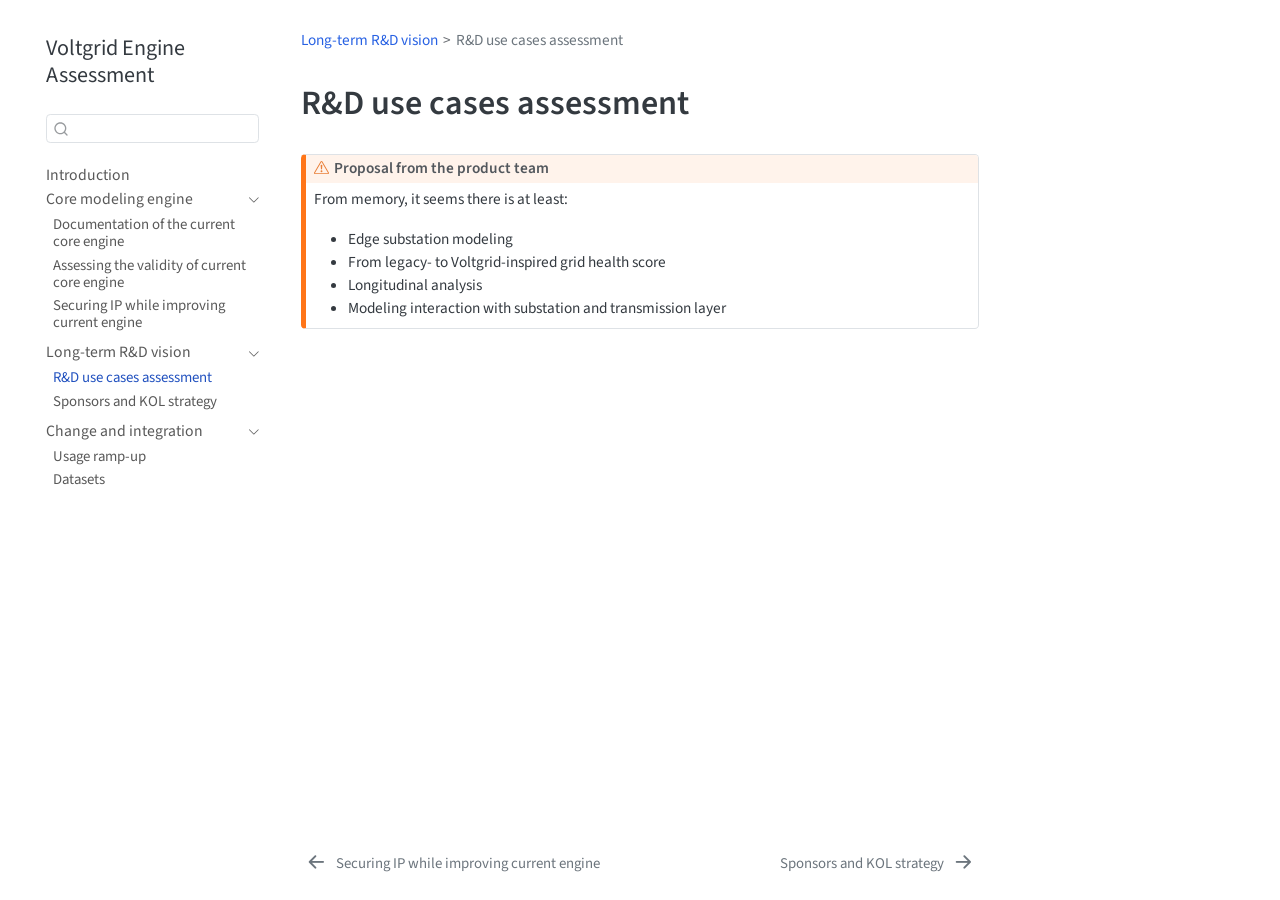
<file: bio/features/index.html>
<!DOCTYPE html>
<html xmlns="http://www.w3.org/1999/xhtml" lang="en" xml:lang="en"><head>

<meta charset="utf-8">
<meta name="generator" content="quarto-1.8.26">

<meta name="viewport" content="width=device-width, initial-scale=1.0, user-scalable=yes">


<title>R&amp;D use cases assessment – Voltgrid Engine Assessment</title>
<style>
code{white-space: pre-wrap;}
span.smallcaps{font-variant: small-caps;}
div.columns{display: flex; gap: min(4vw, 1.5em);}
div.column{flex: auto; overflow-x: auto;}
div.hanging-indent{margin-left: 1.5em; text-indent: -1.5em;}
ul.task-list{list-style: none;}
ul.task-list li input[type="checkbox"] {
  width: 0.8em;
  margin: 0 0.8em 0.2em -1em; /* quarto-specific, see https://github.com/quarto-dev/quarto-cli/issues/4556 */ 
  vertical-align: middle;
}
</style>


<script src="../../site_libs/quarto-nav/quarto-nav.js"></script>
<script src="../../site_libs/quarto-nav/headroom.min.js"></script>
<script src="../../site_libs/clipboard/clipboard.min.js"></script>
<script src="../../site_libs/quarto-search/autocomplete.umd.js"></script>
<script src="../../site_libs/quarto-search/fuse.min.js"></script>
<script src="../../site_libs/quarto-search/quarto-search.js"></script>
<meta name="quarto:offset" content="../../">
<link href="../../bio/sponsors/index.html" rel="next">
<link href="../../core_engine/roadmap/index.html" rel="prev">
<script src="../../site_libs/quarto-html/quarto.js" type="module"></script>
<script src="../../site_libs/quarto-html/tabsets/tabsets.js" type="module"></script>
<script src="../../site_libs/quarto-html/axe/axe-check.js" type="module"></script>
<script src="../../site_libs/quarto-html/popper.min.js"></script>
<script src="../../site_libs/quarto-html/tippy.umd.min.js"></script>
<script src="../../site_libs/quarto-html/anchor.min.js"></script>
<link href="../../site_libs/quarto-html/tippy.css" rel="stylesheet">
<link href="../../site_libs/quarto-html/quarto-syntax-highlighting-597958c53c93a607afca12fd375c57ed.css" rel="stylesheet" id="quarto-text-highlighting-styles">
<script src="../../site_libs/bootstrap/bootstrap.min.js"></script>
<link href="../../site_libs/bootstrap/bootstrap-icons.css" rel="stylesheet">
<link href="../../site_libs/bootstrap/bootstrap-e3d2e515f71c3f35c3a61dec473a3f94.min.css" rel="stylesheet" append-hash="true" id="quarto-bootstrap" data-mode="light">
<script id="quarto-search-options" type="application/json">{
  "location": "sidebar",
  "copy-button": false,
  "collapse-after": 3,
  "panel-placement": "start",
  "type": "textbox",
  "limit": 50,
  "keyboard-shortcut": [
    "f",
    "/",
    "s"
  ],
  "show-item-context": false,
  "language": {
    "search-no-results-text": "No results",
    "search-matching-documents-text": "matching documents",
    "search-copy-link-title": "Copy link to search",
    "search-hide-matches-text": "Hide additional matches",
    "search-more-match-text": "more match in this document",
    "search-more-matches-text": "more matches in this document",
    "search-clear-button-title": "Clear",
    "search-text-placeholder": "",
    "search-detached-cancel-button-title": "Cancel",
    "search-submit-button-title": "Submit",
    "search-label": "Search"
  }
}</script>


<link rel="stylesheet" href="../../custom.css">
</head>

<body class="nav-sidebar floating quarto-light">

<div id="quarto-search-results"></div>
  <header id="quarto-header" class="headroom fixed-top">
  <nav class="quarto-secondary-nav">
    <div class="container-fluid d-flex">
      <button type="button" class="quarto-btn-toggle btn" data-bs-toggle="collapse" role="button" data-bs-target=".quarto-sidebar-collapse-item" aria-controls="quarto-sidebar" aria-expanded="false" aria-label="Toggle sidebar navigation" onclick="if (window.quartoToggleHeadroom) { window.quartoToggleHeadroom(); }">
        <i class="bi bi-layout-text-sidebar-reverse"></i>
      </button>
        <nav class="quarto-page-breadcrumbs" aria-label="breadcrumb"><ol class="breadcrumb"><li class="breadcrumb-item"><a href="../../bio/features/index.html">Long-term R&amp;D vision</a></li><li class="breadcrumb-item"><a href="../../bio/features/index.html"><span class="chapter-title">R&amp;D use cases assessment</span></a></li></ol></nav>
        <a class="flex-grow-1" role="navigation" data-bs-toggle="collapse" data-bs-target=".quarto-sidebar-collapse-item" aria-controls="quarto-sidebar" aria-expanded="false" aria-label="Toggle sidebar navigation" onclick="if (window.quartoToggleHeadroom) { window.quartoToggleHeadroom(); }">      
        </a>
      <button type="button" class="btn quarto-search-button" aria-label="Search" onclick="window.quartoOpenSearch();">
        <i class="bi bi-search"></i>
      </button>
    </div>
  </nav>
</header>
<!-- content -->
<div id="quarto-content" class="quarto-container page-columns page-rows-contents page-layout-article">
<!-- sidebar -->
  <nav id="quarto-sidebar" class="sidebar collapse collapse-horizontal quarto-sidebar-collapse-item sidebar-navigation floating overflow-auto">
    <div class="pt-lg-2 mt-2 text-left sidebar-header">
    <div class="sidebar-title mb-0 py-0">
      <a href="../../">Voltgrid Engine Assessment</a> 
    </div>
      </div>
        <div class="mt-2 flex-shrink-0 align-items-center">
        <div class="sidebar-search">
        <div id="quarto-search" class="" title="Search"></div>
        </div>
        </div>
    <div class="sidebar-menu-container"> 
    <ul class="list-unstyled mt-1">
        <li class="sidebar-item">
  <div class="sidebar-item-container"> 
  <a href="../../index.html" class="sidebar-item-text sidebar-link">
 <span class="menu-text">Introduction</span></a>
  </div>
</li>
        <li class="sidebar-item sidebar-item-section">
      <div class="sidebar-item-container"> 
            <a class="sidebar-item-text sidebar-link text-start" data-bs-toggle="collapse" data-bs-target="#quarto-sidebar-section-1" role="navigation" aria-expanded="true">
 <span class="menu-text">Core modeling engine</span></a>
          <a class="sidebar-item-toggle text-start" data-bs-toggle="collapse" data-bs-target="#quarto-sidebar-section-1" role="navigation" aria-expanded="true" aria-label="Toggle section">
            <i class="bi bi-chevron-right ms-2"></i>
          </a> 
      </div>
      <ul id="quarto-sidebar-section-1" class="collapse list-unstyled sidebar-section depth1 show">  
          <li class="sidebar-item">
  <div class="sidebar-item-container"> 
  <a href="../../core_engine/documentation/index.html" class="sidebar-item-text sidebar-link"><span class="chapter-title">Documentation of the current core engine</span></a>
  </div>
</li>
          <li class="sidebar-item">
  <div class="sidebar-item-container"> 
  <a href="../../core_engine/validation/index.html" class="sidebar-item-text sidebar-link"><span class="chapter-title">Assessing the validity of current core engine</span></a>
  </div>
</li>
          <li class="sidebar-item">
  <div class="sidebar-item-container"> 
  <a href="../../core_engine/roadmap/index.html" class="sidebar-item-text sidebar-link"><span class="chapter-title">Securing IP while improving current engine</span></a>
  </div>
</li>
      </ul>
  </li>
        <li class="sidebar-item sidebar-item-section">
      <div class="sidebar-item-container"> 
            <a class="sidebar-item-text sidebar-link text-start" data-bs-toggle="collapse" data-bs-target="#quarto-sidebar-section-2" role="navigation" aria-expanded="true">
 <span class="menu-text">Long-term R&amp;D vision</span></a>
          <a class="sidebar-item-toggle text-start" data-bs-toggle="collapse" data-bs-target="#quarto-sidebar-section-2" role="navigation" aria-expanded="true" aria-label="Toggle section">
            <i class="bi bi-chevron-right ms-2"></i>
          </a> 
      </div>
      <ul id="quarto-sidebar-section-2" class="collapse list-unstyled sidebar-section depth1 show">  
          <li class="sidebar-item">
  <div class="sidebar-item-container"> 
  <a href="../../bio/features/index.html" class="sidebar-item-text sidebar-link active"><span class="chapter-title">R&amp;D use cases assessment</span></a>
  </div>
</li>
          <li class="sidebar-item">
  <div class="sidebar-item-container"> 
  <a href="../../bio/sponsors/index.html" class="sidebar-item-text sidebar-link"><span class="chapter-title">Sponsors and KOL strategy</span></a>
  </div>
</li>
      </ul>
  </li>
        <li class="sidebar-item sidebar-item-section">
      <div class="sidebar-item-container"> 
            <a class="sidebar-item-text sidebar-link text-start" data-bs-toggle="collapse" data-bs-target="#quarto-sidebar-section-3" role="navigation" aria-expanded="true">
 <span class="menu-text">Change and integration</span></a>
          <a class="sidebar-item-toggle text-start" data-bs-toggle="collapse" data-bs-target="#quarto-sidebar-section-3" role="navigation" aria-expanded="true" aria-label="Toggle section">
            <i class="bi bi-chevron-right ms-2"></i>
          </a> 
      </div>
      <ul id="quarto-sidebar-section-3" class="collapse list-unstyled sidebar-section depth1 show">  
          <li class="sidebar-item">
  <div class="sidebar-item-container"> 
  <a href="../../change/usage_rampup.html" class="sidebar-item-text sidebar-link"><span class="chapter-title">Usage ramp-up</span></a>
  </div>
</li>
          <li class="sidebar-item">
  <div class="sidebar-item-container"> 
  <a href="../../change/datasets.html" class="sidebar-item-text sidebar-link"><span class="chapter-title">Datasets</span></a>
  </div>
</li>
      </ul>
  </li>
    </ul>
    </div>
    
</nav>
<div id="quarto-sidebar-glass" class="quarto-sidebar-collapse-item" data-bs-toggle="collapse" data-bs-target=".quarto-sidebar-collapse-item"></div>
<!-- margin-sidebar -->
    <div id="quarto-margin-sidebar" class="sidebar margin-sidebar zindex-bottom">
    </div>
<!-- main -->
<main class="content" id="quarto-document-content">

<header id="title-block-header" class="quarto-title-block default"><nav class="quarto-page-breadcrumbs quarto-title-breadcrumbs d-none d-lg-block" aria-label="breadcrumb"><ol class="breadcrumb"><li class="breadcrumb-item"><a href="../../bio/features/index.html">Long-term R&amp;D vision</a></li><li class="breadcrumb-item"><a href="../../bio/features/index.html"><span class="chapter-title">R&amp;D use cases assessment</span></a></li></ol></nav>
<div class="quarto-title">
<h1 class="title"><span class="chapter-title">R&amp;D use cases assessment</span></h1>
</div>



<div class="quarto-title-meta">

    
  
    
  </div>
  


</header>


<div class="callout callout-style-default callout-warning callout-titled" title="Proposal from the product team">
<div class="callout-header d-flex align-content-center">
<div class="callout-icon-container">
<i class="callout-icon"></i>
</div>
<div class="callout-title-container flex-fill">
<span class="screen-reader-only">Warning</span>Proposal from the product team
</div>
</div>
<div class="callout-body-container callout-body">
<p>From memory, it seems there is at least:</p>
<ul>
<li>Edge substation modeling</li>
<li>From legacy- to Voltgrid-inspired grid health score</li>
<li>Longitudinal analysis</li>
<li>Modeling interaction with substation and transmission layer</li>
</ul>
</div>
</div>



</main> <!-- /main -->
<script id="quarto-html-after-body" type="application/javascript">
  window.document.addEventListener("DOMContentLoaded", function (event) {
    const icon = "";
    const anchorJS = new window.AnchorJS();
    anchorJS.options = {
      placement: 'right',
      icon: icon
    };
    anchorJS.add('.anchored');
    const isCodeAnnotation = (el) => {
      for (const clz of el.classList) {
        if (clz.startsWith('code-annotation-')) {                     
          return true;
        }
      }
      return false;
    }
    const onCopySuccess = function(e) {
      // button target
      const button = e.trigger;
      // don't keep focus
      button.blur();
      // flash "checked"
      button.classList.add('code-copy-button-checked');
      var currentTitle = button.getAttribute("title");
      button.setAttribute("title", "Copied!");
      let tooltip;
      if (window.bootstrap) {
        button.setAttribute("data-bs-toggle", "tooltip");
        button.setAttribute("data-bs-placement", "left");
        button.setAttribute("data-bs-title", "Copied!");
        tooltip = new bootstrap.Tooltip(button, 
          { trigger: "manual", 
            customClass: "code-copy-button-tooltip",
            offset: [0, -8]});
        tooltip.show();    
      }
      setTimeout(function() {
        if (tooltip) {
          tooltip.hide();
          button.removeAttribute("data-bs-title");
          button.removeAttribute("data-bs-toggle");
          button.removeAttribute("data-bs-placement");
        }
        button.setAttribute("title", currentTitle);
        button.classList.remove('code-copy-button-checked');
      }, 1000);
      // clear code selection
      e.clearSelection();
    }
    const getTextToCopy = function(trigger) {
      const outerScaffold = trigger.parentElement.cloneNode(true);
      const codeEl = outerScaffold.querySelector('code');
      for (const childEl of codeEl.children) {
        if (isCodeAnnotation(childEl)) {
          childEl.remove();
        }
      }
      return codeEl.innerText;
    }
    const clipboard = new window.ClipboardJS('.code-copy-button:not([data-in-quarto-modal])', {
      text: getTextToCopy
    });
    clipboard.on('success', onCopySuccess);
    if (window.document.getElementById('quarto-embedded-source-code-modal')) {
      const clipboardModal = new window.ClipboardJS('.code-copy-button[data-in-quarto-modal]', {
        text: getTextToCopy,
        container: window.document.getElementById('quarto-embedded-source-code-modal')
      });
      clipboardModal.on('success', onCopySuccess);
    }
      var localhostRegex = new RegExp(/^(?:http|https):\/\/localhost\:?[0-9]*\//);
      var mailtoRegex = new RegExp(/^mailto:/);
        var filterRegex = new RegExp('/' + window.location.host + '/');
      var isInternal = (href) => {
          return filterRegex.test(href) || localhostRegex.test(href) || mailtoRegex.test(href);
      }
      // Inspect non-navigation links and adorn them if external
     var links = window.document.querySelectorAll('a[href]:not(.nav-link):not(.navbar-brand):not(.toc-action):not(.sidebar-link):not(.sidebar-item-toggle):not(.pagination-link):not(.no-external):not([aria-hidden]):not(.dropdown-item):not(.quarto-navigation-tool):not(.about-link)');
      for (var i=0; i<links.length; i++) {
        const link = links[i];
        if (!isInternal(link.href)) {
          // undo the damage that might have been done by quarto-nav.js in the case of
          // links that we want to consider external
          if (link.dataset.originalHref !== undefined) {
            link.href = link.dataset.originalHref;
          }
        }
      }
    function tippyHover(el, contentFn, onTriggerFn, onUntriggerFn) {
      const config = {
        allowHTML: true,
        maxWidth: 500,
        delay: 100,
        arrow: false,
        appendTo: function(el) {
            return el.parentElement;
        },
        interactive: true,
        interactiveBorder: 10,
        theme: 'quarto',
        placement: 'bottom-start',
      };
      if (contentFn) {
        config.content = contentFn;
      }
      if (onTriggerFn) {
        config.onTrigger = onTriggerFn;
      }
      if (onUntriggerFn) {
        config.onUntrigger = onUntriggerFn;
      }
      window.tippy(el, config); 
    }
    const noterefs = window.document.querySelectorAll('a[role="doc-noteref"]');
    for (var i=0; i<noterefs.length; i++) {
      const ref = noterefs[i];
      tippyHover(ref, function() {
        // use id or data attribute instead here
        let href = ref.getAttribute('data-footnote-href') || ref.getAttribute('href');
        try { href = new URL(href).hash; } catch {}
        const id = href.replace(/^#\/?/, "");
        const note = window.document.getElementById(id);
        if (note) {
          return note.innerHTML;
        } else {
          return "";
        }
      });
    }
    const xrefs = window.document.querySelectorAll('a.quarto-xref');
    const processXRef = (id, note) => {
      // Strip column container classes
      const stripColumnClz = (el) => {
        el.classList.remove("page-full", "page-columns");
        if (el.children) {
          for (const child of el.children) {
            stripColumnClz(child);
          }
        }
      }
      stripColumnClz(note)
      if (id === null || id.startsWith('sec-')) {
        // Special case sections, only their first couple elements
        const container = document.createElement("div");
        if (note.children && note.children.length > 2) {
          container.appendChild(note.children[0].cloneNode(true));
          for (let i = 1; i < note.children.length; i++) {
            const child = note.children[i];
            if (child.tagName === "P" && child.innerText === "") {
              continue;
            } else {
              container.appendChild(child.cloneNode(true));
              break;
            }
          }
          if (window.Quarto?.typesetMath) {
            window.Quarto.typesetMath(container);
          }
          return container.innerHTML
        } else {
          if (window.Quarto?.typesetMath) {
            window.Quarto.typesetMath(note);
          }
          return note.innerHTML;
        }
      } else {
        // Remove any anchor links if they are present
        const anchorLink = note.querySelector('a.anchorjs-link');
        if (anchorLink) {
          anchorLink.remove();
        }
        if (window.Quarto?.typesetMath) {
          window.Quarto.typesetMath(note);
        }
        if (note.classList.contains("callout")) {
          return note.outerHTML;
        } else {
          return note.innerHTML;
        }
      }
    }
    for (var i=0; i<xrefs.length; i++) {
      const xref = xrefs[i];
      tippyHover(xref, undefined, function(instance) {
        instance.disable();
        let url = xref.getAttribute('href');
        let hash = undefined; 
        if (url.startsWith('#')) {
          hash = url;
        } else {
          try { hash = new URL(url).hash; } catch {}
        }
        if (hash) {
          const id = hash.replace(/^#\/?/, "");
          const note = window.document.getElementById(id);
          if (note !== null) {
            try {
              const html = processXRef(id, note.cloneNode(true));
              instance.setContent(html);
            } finally {
              instance.enable();
              instance.show();
            }
          } else {
            // See if we can fetch this
            fetch(url.split('#')[0])
            .then(res => res.text())
            .then(html => {
              const parser = new DOMParser();
              const htmlDoc = parser.parseFromString(html, "text/html");
              const note = htmlDoc.getElementById(id);
              if (note !== null) {
                const html = processXRef(id, note);
                instance.setContent(html);
              } 
            }).finally(() => {
              instance.enable();
              instance.show();
            });
          }
        } else {
          // See if we can fetch a full url (with no hash to target)
          // This is a special case and we should probably do some content thinning / targeting
          fetch(url)
          .then(res => res.text())
          .then(html => {
            const parser = new DOMParser();
            const htmlDoc = parser.parseFromString(html, "text/html");
            const note = htmlDoc.querySelector('main.content');
            if (note !== null) {
              // This should only happen for chapter cross references
              // (since there is no id in the URL)
              // remove the first header
              if (note.children.length > 0 && note.children[0].tagName === "HEADER") {
                note.children[0].remove();
              }
              const html = processXRef(null, note);
              instance.setContent(html);
            } 
          }).finally(() => {
            instance.enable();
            instance.show();
          });
        }
      }, function(instance) {
      });
    }
        let selectedAnnoteEl;
        const selectorForAnnotation = ( cell, annotation) => {
          let cellAttr = 'data-code-cell="' + cell + '"';
          let lineAttr = 'data-code-annotation="' +  annotation + '"';
          const selector = 'span[' + cellAttr + '][' + lineAttr + ']';
          return selector;
        }
        const selectCodeLines = (annoteEl) => {
          const doc = window.document;
          const targetCell = annoteEl.getAttribute("data-target-cell");
          const targetAnnotation = annoteEl.getAttribute("data-target-annotation");
          const annoteSpan = window.document.querySelector(selectorForAnnotation(targetCell, targetAnnotation));
          const lines = annoteSpan.getAttribute("data-code-lines").split(",");
          const lineIds = lines.map((line) => {
            return targetCell + "-" + line;
          })
          let top = null;
          let height = null;
          let parent = null;
          if (lineIds.length > 0) {
              //compute the position of the single el (top and bottom and make a div)
              const el = window.document.getElementById(lineIds[0]);
              top = el.offsetTop;
              height = el.offsetHeight;
              parent = el.parentElement.parentElement;
            if (lineIds.length > 1) {
              const lastEl = window.document.getElementById(lineIds[lineIds.length - 1]);
              const bottom = lastEl.offsetTop + lastEl.offsetHeight;
              height = bottom - top;
            }
            if (top !== null && height !== null && parent !== null) {
              // cook up a div (if necessary) and position it 
              let div = window.document.getElementById("code-annotation-line-highlight");
              if (div === null) {
                div = window.document.createElement("div");
                div.setAttribute("id", "code-annotation-line-highlight");
                div.style.position = 'absolute';
                parent.appendChild(div);
              }
              div.style.top = top - 2 + "px";
              div.style.height = height + 4 + "px";
              div.style.left = 0;
              let gutterDiv = window.document.getElementById("code-annotation-line-highlight-gutter");
              if (gutterDiv === null) {
                gutterDiv = window.document.createElement("div");
                gutterDiv.setAttribute("id", "code-annotation-line-highlight-gutter");
                gutterDiv.style.position = 'absolute';
                const codeCell = window.document.getElementById(targetCell);
                const gutter = codeCell.querySelector('.code-annotation-gutter');
                gutter.appendChild(gutterDiv);
              }
              gutterDiv.style.top = top - 2 + "px";
              gutterDiv.style.height = height + 4 + "px";
            }
            selectedAnnoteEl = annoteEl;
          }
        };
        const unselectCodeLines = () => {
          const elementsIds = ["code-annotation-line-highlight", "code-annotation-line-highlight-gutter"];
          elementsIds.forEach((elId) => {
            const div = window.document.getElementById(elId);
            if (div) {
              div.remove();
            }
          });
          selectedAnnoteEl = undefined;
        };
          // Handle positioning of the toggle
      window.addEventListener(
        "resize",
        throttle(() => {
          elRect = undefined;
          if (selectedAnnoteEl) {
            selectCodeLines(selectedAnnoteEl);
          }
        }, 10)
      );
      function throttle(fn, ms) {
      let throttle = false;
      let timer;
        return (...args) => {
          if(!throttle) { // first call gets through
              fn.apply(this, args);
              throttle = true;
          } else { // all the others get throttled
              if(timer) clearTimeout(timer); // cancel #2
              timer = setTimeout(() => {
                fn.apply(this, args);
                timer = throttle = false;
              }, ms);
          }
        };
      }
        // Attach click handler to the DT
        const annoteDls = window.document.querySelectorAll('dt[data-target-cell]');
        for (const annoteDlNode of annoteDls) {
          annoteDlNode.addEventListener('click', (event) => {
            const clickedEl = event.target;
            if (clickedEl !== selectedAnnoteEl) {
              unselectCodeLines();
              const activeEl = window.document.querySelector('dt[data-target-cell].code-annotation-active');
              if (activeEl) {
                activeEl.classList.remove('code-annotation-active');
              }
              selectCodeLines(clickedEl);
              clickedEl.classList.add('code-annotation-active');
            } else {
              // Unselect the line
              unselectCodeLines();
              clickedEl.classList.remove('code-annotation-active');
            }
          });
        }
    const findCites = (el) => {
      const parentEl = el.parentElement;
      if (parentEl) {
        const cites = parentEl.dataset.cites;
        if (cites) {
          return {
            el,
            cites: cites.split(' ')
          };
        } else {
          return findCites(el.parentElement)
        }
      } else {
        return undefined;
      }
    };
    var bibliorefs = window.document.querySelectorAll('a[role="doc-biblioref"]');
    for (var i=0; i<bibliorefs.length; i++) {
      const ref = bibliorefs[i];
      const citeInfo = findCites(ref);
      if (citeInfo) {
        tippyHover(citeInfo.el, function() {
          var popup = window.document.createElement('div');
          citeInfo.cites.forEach(function(cite) {
            var citeDiv = window.document.createElement('div');
            citeDiv.classList.add('hanging-indent');
            citeDiv.classList.add('csl-entry');
            var biblioDiv = window.document.getElementById('ref-' + cite);
            if (biblioDiv) {
              citeDiv.innerHTML = biblioDiv.innerHTML;
            }
            popup.appendChild(citeDiv);
          });
          return popup.innerHTML;
        });
      }
    }
  });
  </script>
<nav class="page-navigation">
  <div class="nav-page nav-page-previous">
      <a href="../../core_engine/roadmap/index.html" class="pagination-link" aria-label="Securing IP while improving current engine">
        <i class="bi bi-arrow-left-short"></i> <span class="nav-page-text"><span class="chapter-title">Securing IP while improving current engine</span></span>
      </a>          
  </div>
  <div class="nav-page nav-page-next">
      <a href="../../bio/sponsors/index.html" class="pagination-link" aria-label="Sponsors and KOL strategy">
        <span class="nav-page-text"><span class="chapter-title">Sponsors and KOL strategy</span></span> <i class="bi bi-arrow-right-short"></i>
      </a>
  </div>
</nav>
</div> <!-- /content -->




</body></html>
</file>
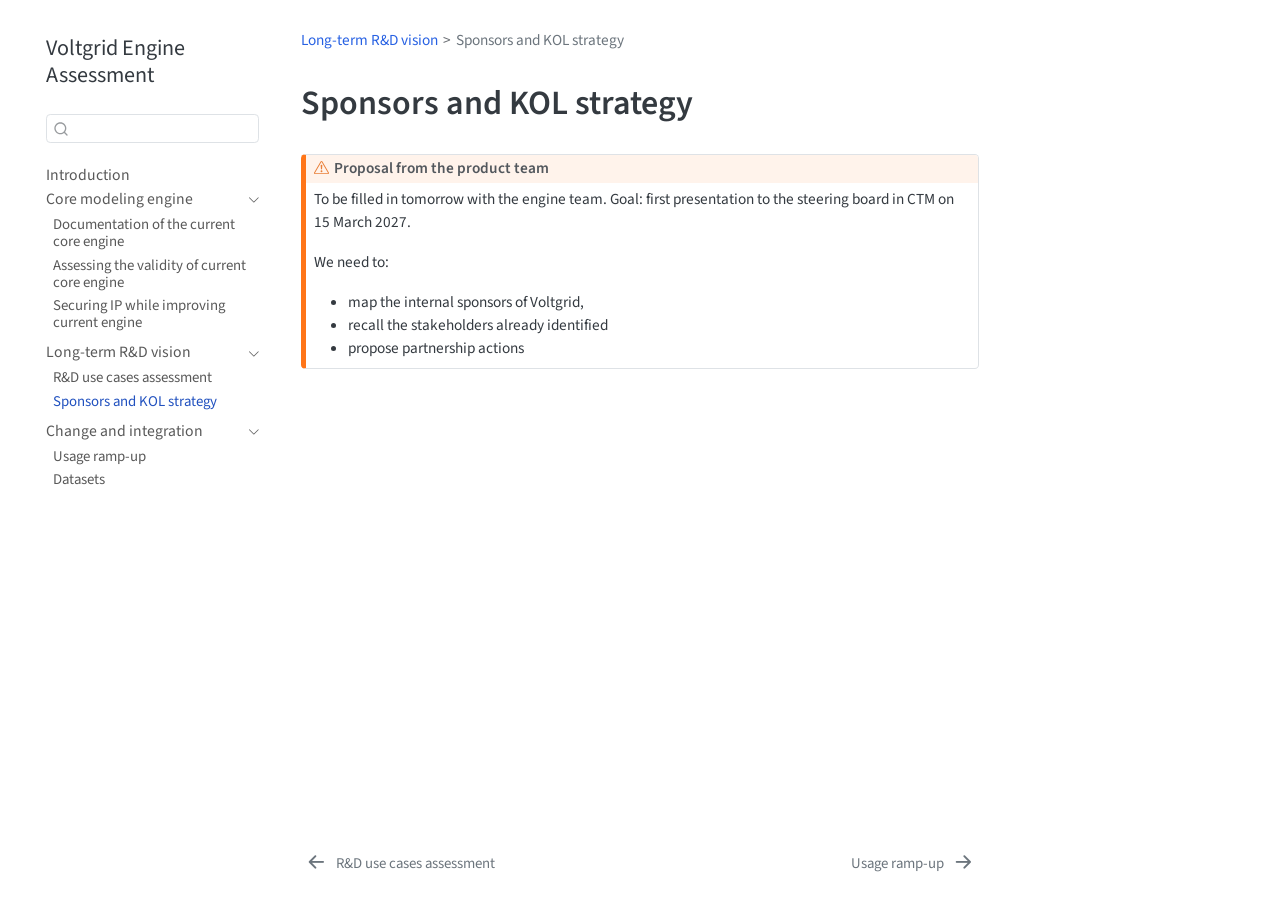
<file: bio/sponsors/index.html>
<!DOCTYPE html>
<html xmlns="http://www.w3.org/1999/xhtml" lang="en" xml:lang="en"><head>

<meta charset="utf-8">
<meta name="generator" content="quarto-1.8.26">

<meta name="viewport" content="width=device-width, initial-scale=1.0, user-scalable=yes">


<title>Sponsors and KOL strategy – Voltgrid Engine Assessment</title>
<style>
code{white-space: pre-wrap;}
span.smallcaps{font-variant: small-caps;}
div.columns{display: flex; gap: min(4vw, 1.5em);}
div.column{flex: auto; overflow-x: auto;}
div.hanging-indent{margin-left: 1.5em; text-indent: -1.5em;}
ul.task-list{list-style: none;}
ul.task-list li input[type="checkbox"] {
  width: 0.8em;
  margin: 0 0.8em 0.2em -1em; /* quarto-specific, see https://github.com/quarto-dev/quarto-cli/issues/4556 */ 
  vertical-align: middle;
}
</style>


<script src="../../site_libs/quarto-nav/quarto-nav.js"></script>
<script src="../../site_libs/quarto-nav/headroom.min.js"></script>
<script src="../../site_libs/clipboard/clipboard.min.js"></script>
<script src="../../site_libs/quarto-search/autocomplete.umd.js"></script>
<script src="../../site_libs/quarto-search/fuse.min.js"></script>
<script src="../../site_libs/quarto-search/quarto-search.js"></script>
<meta name="quarto:offset" content="../../">
<link href="../../change/usage_rampup.html" rel="next">
<link href="../../bio/features/index.html" rel="prev">
<script src="../../site_libs/quarto-html/quarto.js" type="module"></script>
<script src="../../site_libs/quarto-html/tabsets/tabsets.js" type="module"></script>
<script src="../../site_libs/quarto-html/axe/axe-check.js" type="module"></script>
<script src="../../site_libs/quarto-html/popper.min.js"></script>
<script src="../../site_libs/quarto-html/tippy.umd.min.js"></script>
<script src="../../site_libs/quarto-html/anchor.min.js"></script>
<link href="../../site_libs/quarto-html/tippy.css" rel="stylesheet">
<link href="../../site_libs/quarto-html/quarto-syntax-highlighting-597958c53c93a607afca12fd375c57ed.css" rel="stylesheet" id="quarto-text-highlighting-styles">
<script src="../../site_libs/bootstrap/bootstrap.min.js"></script>
<link href="../../site_libs/bootstrap/bootstrap-icons.css" rel="stylesheet">
<link href="../../site_libs/bootstrap/bootstrap-e3d2e515f71c3f35c3a61dec473a3f94.min.css" rel="stylesheet" append-hash="true" id="quarto-bootstrap" data-mode="light">
<script id="quarto-search-options" type="application/json">{
  "location": "sidebar",
  "copy-button": false,
  "collapse-after": 3,
  "panel-placement": "start",
  "type": "textbox",
  "limit": 50,
  "keyboard-shortcut": [
    "f",
    "/",
    "s"
  ],
  "show-item-context": false,
  "language": {
    "search-no-results-text": "No results",
    "search-matching-documents-text": "matching documents",
    "search-copy-link-title": "Copy link to search",
    "search-hide-matches-text": "Hide additional matches",
    "search-more-match-text": "more match in this document",
    "search-more-matches-text": "more matches in this document",
    "search-clear-button-title": "Clear",
    "search-text-placeholder": "",
    "search-detached-cancel-button-title": "Cancel",
    "search-submit-button-title": "Submit",
    "search-label": "Search"
  }
}</script>


<link rel="stylesheet" href="../../custom.css">
</head>

<body class="nav-sidebar floating quarto-light">

<div id="quarto-search-results"></div>
  <header id="quarto-header" class="headroom fixed-top">
  <nav class="quarto-secondary-nav">
    <div class="container-fluid d-flex">
      <button type="button" class="quarto-btn-toggle btn" data-bs-toggle="collapse" role="button" data-bs-target=".quarto-sidebar-collapse-item" aria-controls="quarto-sidebar" aria-expanded="false" aria-label="Toggle sidebar navigation" onclick="if (window.quartoToggleHeadroom) { window.quartoToggleHeadroom(); }">
        <i class="bi bi-layout-text-sidebar-reverse"></i>
      </button>
        <nav class="quarto-page-breadcrumbs" aria-label="breadcrumb"><ol class="breadcrumb"><li class="breadcrumb-item"><a href="../../bio/features/index.html">Long-term R&amp;D vision</a></li><li class="breadcrumb-item"><a href="../../bio/sponsors/index.html"><span class="chapter-title">Sponsors and KOL strategy</span></a></li></ol></nav>
        <a class="flex-grow-1" role="navigation" data-bs-toggle="collapse" data-bs-target=".quarto-sidebar-collapse-item" aria-controls="quarto-sidebar" aria-expanded="false" aria-label="Toggle sidebar navigation" onclick="if (window.quartoToggleHeadroom) { window.quartoToggleHeadroom(); }">      
        </a>
      <button type="button" class="btn quarto-search-button" aria-label="Search" onclick="window.quartoOpenSearch();">
        <i class="bi bi-search"></i>
      </button>
    </div>
  </nav>
</header>
<!-- content -->
<div id="quarto-content" class="quarto-container page-columns page-rows-contents page-layout-article">
<!-- sidebar -->
  <nav id="quarto-sidebar" class="sidebar collapse collapse-horizontal quarto-sidebar-collapse-item sidebar-navigation floating overflow-auto">
    <div class="pt-lg-2 mt-2 text-left sidebar-header">
    <div class="sidebar-title mb-0 py-0">
      <a href="../../">Voltgrid Engine Assessment</a> 
    </div>
      </div>
        <div class="mt-2 flex-shrink-0 align-items-center">
        <div class="sidebar-search">
        <div id="quarto-search" class="" title="Search"></div>
        </div>
        </div>
    <div class="sidebar-menu-container"> 
    <ul class="list-unstyled mt-1">
        <li class="sidebar-item">
  <div class="sidebar-item-container"> 
  <a href="../../index.html" class="sidebar-item-text sidebar-link">
 <span class="menu-text">Introduction</span></a>
  </div>
</li>
        <li class="sidebar-item sidebar-item-section">
      <div class="sidebar-item-container"> 
            <a class="sidebar-item-text sidebar-link text-start" data-bs-toggle="collapse" data-bs-target="#quarto-sidebar-section-1" role="navigation" aria-expanded="true">
 <span class="menu-text">Core modeling engine</span></a>
          <a class="sidebar-item-toggle text-start" data-bs-toggle="collapse" data-bs-target="#quarto-sidebar-section-1" role="navigation" aria-expanded="true" aria-label="Toggle section">
            <i class="bi bi-chevron-right ms-2"></i>
          </a> 
      </div>
      <ul id="quarto-sidebar-section-1" class="collapse list-unstyled sidebar-section depth1 show">  
          <li class="sidebar-item">
  <div class="sidebar-item-container"> 
  <a href="../../core_engine/documentation/index.html" class="sidebar-item-text sidebar-link"><span class="chapter-title">Documentation of the current core engine</span></a>
  </div>
</li>
          <li class="sidebar-item">
  <div class="sidebar-item-container"> 
  <a href="../../core_engine/validation/index.html" class="sidebar-item-text sidebar-link"><span class="chapter-title">Assessing the validity of current core engine</span></a>
  </div>
</li>
          <li class="sidebar-item">
  <div class="sidebar-item-container"> 
  <a href="../../core_engine/roadmap/index.html" class="sidebar-item-text sidebar-link"><span class="chapter-title">Securing IP while improving current engine</span></a>
  </div>
</li>
      </ul>
  </li>
        <li class="sidebar-item sidebar-item-section">
      <div class="sidebar-item-container"> 
            <a class="sidebar-item-text sidebar-link text-start" data-bs-toggle="collapse" data-bs-target="#quarto-sidebar-section-2" role="navigation" aria-expanded="true">
 <span class="menu-text">Long-term R&amp;D vision</span></a>
          <a class="sidebar-item-toggle text-start" data-bs-toggle="collapse" data-bs-target="#quarto-sidebar-section-2" role="navigation" aria-expanded="true" aria-label="Toggle section">
            <i class="bi bi-chevron-right ms-2"></i>
          </a> 
      </div>
      <ul id="quarto-sidebar-section-2" class="collapse list-unstyled sidebar-section depth1 show">  
          <li class="sidebar-item">
  <div class="sidebar-item-container"> 
  <a href="../../bio/features/index.html" class="sidebar-item-text sidebar-link"><span class="chapter-title">R&amp;D use cases assessment</span></a>
  </div>
</li>
          <li class="sidebar-item">
  <div class="sidebar-item-container"> 
  <a href="../../bio/sponsors/index.html" class="sidebar-item-text sidebar-link active"><span class="chapter-title">Sponsors and KOL strategy</span></a>
  </div>
</li>
      </ul>
  </li>
        <li class="sidebar-item sidebar-item-section">
      <div class="sidebar-item-container"> 
            <a class="sidebar-item-text sidebar-link text-start" data-bs-toggle="collapse" data-bs-target="#quarto-sidebar-section-3" role="navigation" aria-expanded="true">
 <span class="menu-text">Change and integration</span></a>
          <a class="sidebar-item-toggle text-start" data-bs-toggle="collapse" data-bs-target="#quarto-sidebar-section-3" role="navigation" aria-expanded="true" aria-label="Toggle section">
            <i class="bi bi-chevron-right ms-2"></i>
          </a> 
      </div>
      <ul id="quarto-sidebar-section-3" class="collapse list-unstyled sidebar-section depth1 show">  
          <li class="sidebar-item">
  <div class="sidebar-item-container"> 
  <a href="../../change/usage_rampup.html" class="sidebar-item-text sidebar-link"><span class="chapter-title">Usage ramp-up</span></a>
  </div>
</li>
          <li class="sidebar-item">
  <div class="sidebar-item-container"> 
  <a href="../../change/datasets.html" class="sidebar-item-text sidebar-link"><span class="chapter-title">Datasets</span></a>
  </div>
</li>
      </ul>
  </li>
    </ul>
    </div>
    
</nav>
<div id="quarto-sidebar-glass" class="quarto-sidebar-collapse-item" data-bs-toggle="collapse" data-bs-target=".quarto-sidebar-collapse-item"></div>
<!-- margin-sidebar -->
    <div id="quarto-margin-sidebar" class="sidebar margin-sidebar zindex-bottom">
    </div>
<!-- main -->
<main class="content" id="quarto-document-content">

<header id="title-block-header" class="quarto-title-block default"><nav class="quarto-page-breadcrumbs quarto-title-breadcrumbs d-none d-lg-block" aria-label="breadcrumb"><ol class="breadcrumb"><li class="breadcrumb-item"><a href="../../bio/features/index.html">Long-term R&amp;D vision</a></li><li class="breadcrumb-item"><a href="../../bio/sponsors/index.html"><span class="chapter-title">Sponsors and KOL strategy</span></a></li></ol></nav>
<div class="quarto-title">
<h1 class="title"><span class="chapter-title">Sponsors and KOL strategy</span></h1>
</div>



<div class="quarto-title-meta">

    
  
    
  </div>
  


</header>


<div class="callout callout-style-default callout-warning callout-titled" title="Proposal from the product team">
<div class="callout-header d-flex align-content-center">
<div class="callout-icon-container">
<i class="callout-icon"></i>
</div>
<div class="callout-title-container flex-fill">
<span class="screen-reader-only">Warning</span>Proposal from the product team
</div>
</div>
<div class="callout-body-container callout-body">
<p>To be filled in tomorrow with the engine team. Goal: first presentation to the steering board in CTM on 15 March 2027.</p>
<p>We need to:</p>
<ul>
<li>map the internal sponsors of Voltgrid,</li>
<li>recall the stakeholders already identified</li>
<li>propose partnership actions</li>
</ul>
</div>
</div>



</main> <!-- /main -->
<script id="quarto-html-after-body" type="application/javascript">
  window.document.addEventListener("DOMContentLoaded", function (event) {
    const icon = "";
    const anchorJS = new window.AnchorJS();
    anchorJS.options = {
      placement: 'right',
      icon: icon
    };
    anchorJS.add('.anchored');
    const isCodeAnnotation = (el) => {
      for (const clz of el.classList) {
        if (clz.startsWith('code-annotation-')) {                     
          return true;
        }
      }
      return false;
    }
    const onCopySuccess = function(e) {
      // button target
      const button = e.trigger;
      // don't keep focus
      button.blur();
      // flash "checked"
      button.classList.add('code-copy-button-checked');
      var currentTitle = button.getAttribute("title");
      button.setAttribute("title", "Copied!");
      let tooltip;
      if (window.bootstrap) {
        button.setAttribute("data-bs-toggle", "tooltip");
        button.setAttribute("data-bs-placement", "left");
        button.setAttribute("data-bs-title", "Copied!");
        tooltip = new bootstrap.Tooltip(button, 
          { trigger: "manual", 
            customClass: "code-copy-button-tooltip",
            offset: [0, -8]});
        tooltip.show();    
      }
      setTimeout(function() {
        if (tooltip) {
          tooltip.hide();
          button.removeAttribute("data-bs-title");
          button.removeAttribute("data-bs-toggle");
          button.removeAttribute("data-bs-placement");
        }
        button.setAttribute("title", currentTitle);
        button.classList.remove('code-copy-button-checked');
      }, 1000);
      // clear code selection
      e.clearSelection();
    }
    const getTextToCopy = function(trigger) {
      const outerScaffold = trigger.parentElement.cloneNode(true);
      const codeEl = outerScaffold.querySelector('code');
      for (const childEl of codeEl.children) {
        if (isCodeAnnotation(childEl)) {
          childEl.remove();
        }
      }
      return codeEl.innerText;
    }
    const clipboard = new window.ClipboardJS('.code-copy-button:not([data-in-quarto-modal])', {
      text: getTextToCopy
    });
    clipboard.on('success', onCopySuccess);
    if (window.document.getElementById('quarto-embedded-source-code-modal')) {
      const clipboardModal = new window.ClipboardJS('.code-copy-button[data-in-quarto-modal]', {
        text: getTextToCopy,
        container: window.document.getElementById('quarto-embedded-source-code-modal')
      });
      clipboardModal.on('success', onCopySuccess);
    }
      var localhostRegex = new RegExp(/^(?:http|https):\/\/localhost\:?[0-9]*\//);
      var mailtoRegex = new RegExp(/^mailto:/);
        var filterRegex = new RegExp('/' + window.location.host + '/');
      var isInternal = (href) => {
          return filterRegex.test(href) || localhostRegex.test(href) || mailtoRegex.test(href);
      }
      // Inspect non-navigation links and adorn them if external
     var links = window.document.querySelectorAll('a[href]:not(.nav-link):not(.navbar-brand):not(.toc-action):not(.sidebar-link):not(.sidebar-item-toggle):not(.pagination-link):not(.no-external):not([aria-hidden]):not(.dropdown-item):not(.quarto-navigation-tool):not(.about-link)');
      for (var i=0; i<links.length; i++) {
        const link = links[i];
        if (!isInternal(link.href)) {
          // undo the damage that might have been done by quarto-nav.js in the case of
          // links that we want to consider external
          if (link.dataset.originalHref !== undefined) {
            link.href = link.dataset.originalHref;
          }
        }
      }
    function tippyHover(el, contentFn, onTriggerFn, onUntriggerFn) {
      const config = {
        allowHTML: true,
        maxWidth: 500,
        delay: 100,
        arrow: false,
        appendTo: function(el) {
            return el.parentElement;
        },
        interactive: true,
        interactiveBorder: 10,
        theme: 'quarto',
        placement: 'bottom-start',
      };
      if (contentFn) {
        config.content = contentFn;
      }
      if (onTriggerFn) {
        config.onTrigger = onTriggerFn;
      }
      if (onUntriggerFn) {
        config.onUntrigger = onUntriggerFn;
      }
      window.tippy(el, config); 
    }
    const noterefs = window.document.querySelectorAll('a[role="doc-noteref"]');
    for (var i=0; i<noterefs.length; i++) {
      const ref = noterefs[i];
      tippyHover(ref, function() {
        // use id or data attribute instead here
        let href = ref.getAttribute('data-footnote-href') || ref.getAttribute('href');
        try { href = new URL(href).hash; } catch {}
        const id = href.replace(/^#\/?/, "");
        const note = window.document.getElementById(id);
        if (note) {
          return note.innerHTML;
        } else {
          return "";
        }
      });
    }
    const xrefs = window.document.querySelectorAll('a.quarto-xref');
    const processXRef = (id, note) => {
      // Strip column container classes
      const stripColumnClz = (el) => {
        el.classList.remove("page-full", "page-columns");
        if (el.children) {
          for (const child of el.children) {
            stripColumnClz(child);
          }
        }
      }
      stripColumnClz(note)
      if (id === null || id.startsWith('sec-')) {
        // Special case sections, only their first couple elements
        const container = document.createElement("div");
        if (note.children && note.children.length > 2) {
          container.appendChild(note.children[0].cloneNode(true));
          for (let i = 1; i < note.children.length; i++) {
            const child = note.children[i];
            if (child.tagName === "P" && child.innerText === "") {
              continue;
            } else {
              container.appendChild(child.cloneNode(true));
              break;
            }
          }
          if (window.Quarto?.typesetMath) {
            window.Quarto.typesetMath(container);
          }
          return container.innerHTML
        } else {
          if (window.Quarto?.typesetMath) {
            window.Quarto.typesetMath(note);
          }
          return note.innerHTML;
        }
      } else {
        // Remove any anchor links if they are present
        const anchorLink = note.querySelector('a.anchorjs-link');
        if (anchorLink) {
          anchorLink.remove();
        }
        if (window.Quarto?.typesetMath) {
          window.Quarto.typesetMath(note);
        }
        if (note.classList.contains("callout")) {
          return note.outerHTML;
        } else {
          return note.innerHTML;
        }
      }
    }
    for (var i=0; i<xrefs.length; i++) {
      const xref = xrefs[i];
      tippyHover(xref, undefined, function(instance) {
        instance.disable();
        let url = xref.getAttribute('href');
        let hash = undefined; 
        if (url.startsWith('#')) {
          hash = url;
        } else {
          try { hash = new URL(url).hash; } catch {}
        }
        if (hash) {
          const id = hash.replace(/^#\/?/, "");
          const note = window.document.getElementById(id);
          if (note !== null) {
            try {
              const html = processXRef(id, note.cloneNode(true));
              instance.setContent(html);
            } finally {
              instance.enable();
              instance.show();
            }
          } else {
            // See if we can fetch this
            fetch(url.split('#')[0])
            .then(res => res.text())
            .then(html => {
              const parser = new DOMParser();
              const htmlDoc = parser.parseFromString(html, "text/html");
              const note = htmlDoc.getElementById(id);
              if (note !== null) {
                const html = processXRef(id, note);
                instance.setContent(html);
              } 
            }).finally(() => {
              instance.enable();
              instance.show();
            });
          }
        } else {
          // See if we can fetch a full url (with no hash to target)
          // This is a special case and we should probably do some content thinning / targeting
          fetch(url)
          .then(res => res.text())
          .then(html => {
            const parser = new DOMParser();
            const htmlDoc = parser.parseFromString(html, "text/html");
            const note = htmlDoc.querySelector('main.content');
            if (note !== null) {
              // This should only happen for chapter cross references
              // (since there is no id in the URL)
              // remove the first header
              if (note.children.length > 0 && note.children[0].tagName === "HEADER") {
                note.children[0].remove();
              }
              const html = processXRef(null, note);
              instance.setContent(html);
            } 
          }).finally(() => {
            instance.enable();
            instance.show();
          });
        }
      }, function(instance) {
      });
    }
        let selectedAnnoteEl;
        const selectorForAnnotation = ( cell, annotation) => {
          let cellAttr = 'data-code-cell="' + cell + '"';
          let lineAttr = 'data-code-annotation="' +  annotation + '"';
          const selector = 'span[' + cellAttr + '][' + lineAttr + ']';
          return selector;
        }
        const selectCodeLines = (annoteEl) => {
          const doc = window.document;
          const targetCell = annoteEl.getAttribute("data-target-cell");
          const targetAnnotation = annoteEl.getAttribute("data-target-annotation");
          const annoteSpan = window.document.querySelector(selectorForAnnotation(targetCell, targetAnnotation));
          const lines = annoteSpan.getAttribute("data-code-lines").split(",");
          const lineIds = lines.map((line) => {
            return targetCell + "-" + line;
          })
          let top = null;
          let height = null;
          let parent = null;
          if (lineIds.length > 0) {
              //compute the position of the single el (top and bottom and make a div)
              const el = window.document.getElementById(lineIds[0]);
              top = el.offsetTop;
              height = el.offsetHeight;
              parent = el.parentElement.parentElement;
            if (lineIds.length > 1) {
              const lastEl = window.document.getElementById(lineIds[lineIds.length - 1]);
              const bottom = lastEl.offsetTop + lastEl.offsetHeight;
              height = bottom - top;
            }
            if (top !== null && height !== null && parent !== null) {
              // cook up a div (if necessary) and position it 
              let div = window.document.getElementById("code-annotation-line-highlight");
              if (div === null) {
                div = window.document.createElement("div");
                div.setAttribute("id", "code-annotation-line-highlight");
                div.style.position = 'absolute';
                parent.appendChild(div);
              }
              div.style.top = top - 2 + "px";
              div.style.height = height + 4 + "px";
              div.style.left = 0;
              let gutterDiv = window.document.getElementById("code-annotation-line-highlight-gutter");
              if (gutterDiv === null) {
                gutterDiv = window.document.createElement("div");
                gutterDiv.setAttribute("id", "code-annotation-line-highlight-gutter");
                gutterDiv.style.position = 'absolute';
                const codeCell = window.document.getElementById(targetCell);
                const gutter = codeCell.querySelector('.code-annotation-gutter');
                gutter.appendChild(gutterDiv);
              }
              gutterDiv.style.top = top - 2 + "px";
              gutterDiv.style.height = height + 4 + "px";
            }
            selectedAnnoteEl = annoteEl;
          }
        };
        const unselectCodeLines = () => {
          const elementsIds = ["code-annotation-line-highlight", "code-annotation-line-highlight-gutter"];
          elementsIds.forEach((elId) => {
            const div = window.document.getElementById(elId);
            if (div) {
              div.remove();
            }
          });
          selectedAnnoteEl = undefined;
        };
          // Handle positioning of the toggle
      window.addEventListener(
        "resize",
        throttle(() => {
          elRect = undefined;
          if (selectedAnnoteEl) {
            selectCodeLines(selectedAnnoteEl);
          }
        }, 10)
      );
      function throttle(fn, ms) {
      let throttle = false;
      let timer;
        return (...args) => {
          if(!throttle) { // first call gets through
              fn.apply(this, args);
              throttle = true;
          } else { // all the others get throttled
              if(timer) clearTimeout(timer); // cancel #2
              timer = setTimeout(() => {
                fn.apply(this, args);
                timer = throttle = false;
              }, ms);
          }
        };
      }
        // Attach click handler to the DT
        const annoteDls = window.document.querySelectorAll('dt[data-target-cell]');
        for (const annoteDlNode of annoteDls) {
          annoteDlNode.addEventListener('click', (event) => {
            const clickedEl = event.target;
            if (clickedEl !== selectedAnnoteEl) {
              unselectCodeLines();
              const activeEl = window.document.querySelector('dt[data-target-cell].code-annotation-active');
              if (activeEl) {
                activeEl.classList.remove('code-annotation-active');
              }
              selectCodeLines(clickedEl);
              clickedEl.classList.add('code-annotation-active');
            } else {
              // Unselect the line
              unselectCodeLines();
              clickedEl.classList.remove('code-annotation-active');
            }
          });
        }
    const findCites = (el) => {
      const parentEl = el.parentElement;
      if (parentEl) {
        const cites = parentEl.dataset.cites;
        if (cites) {
          return {
            el,
            cites: cites.split(' ')
          };
        } else {
          return findCites(el.parentElement)
        }
      } else {
        return undefined;
      }
    };
    var bibliorefs = window.document.querySelectorAll('a[role="doc-biblioref"]');
    for (var i=0; i<bibliorefs.length; i++) {
      const ref = bibliorefs[i];
      const citeInfo = findCites(ref);
      if (citeInfo) {
        tippyHover(citeInfo.el, function() {
          var popup = window.document.createElement('div');
          citeInfo.cites.forEach(function(cite) {
            var citeDiv = window.document.createElement('div');
            citeDiv.classList.add('hanging-indent');
            citeDiv.classList.add('csl-entry');
            var biblioDiv = window.document.getElementById('ref-' + cite);
            if (biblioDiv) {
              citeDiv.innerHTML = biblioDiv.innerHTML;
            }
            popup.appendChild(citeDiv);
          });
          return popup.innerHTML;
        });
      }
    }
  });
  </script>
<nav class="page-navigation">
  <div class="nav-page nav-page-previous">
      <a href="../../bio/features/index.html" class="pagination-link" aria-label="R&amp;D use cases assessment">
        <i class="bi bi-arrow-left-short"></i> <span class="nav-page-text"><span class="chapter-title">R&amp;D use cases assessment</span></span>
      </a>          
  </div>
  <div class="nav-page nav-page-next">
      <a href="../../change/usage_rampup.html" class="pagination-link" aria-label="Usage ramp-up">
        <span class="nav-page-text"><span class="chapter-title">Usage ramp-up</span></span> <i class="bi bi-arrow-right-short"></i>
      </a>
  </div>
</nav>
</div> <!-- /content -->




</body></html>
</file>
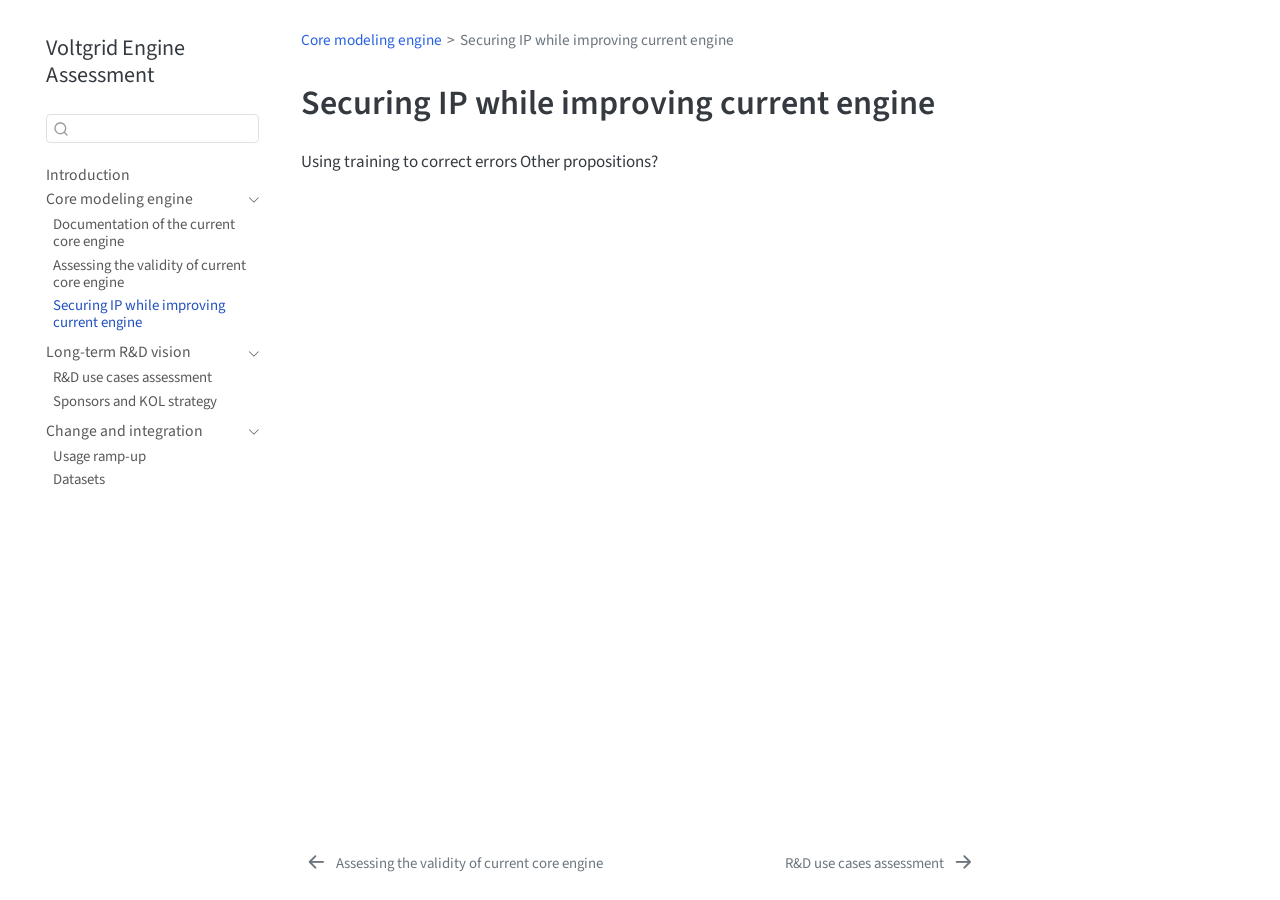
<file: core_engine/roadmap/index.html>
<!DOCTYPE html>
<html xmlns="http://www.w3.org/1999/xhtml" lang="en" xml:lang="en"><head>

<meta charset="utf-8">
<meta name="generator" content="quarto-1.8.26">

<meta name="viewport" content="width=device-width, initial-scale=1.0, user-scalable=yes">


<title>Securing IP while improving current engine – Voltgrid Engine Assessment</title>
<style>
code{white-space: pre-wrap;}
span.smallcaps{font-variant: small-caps;}
div.columns{display: flex; gap: min(4vw, 1.5em);}
div.column{flex: auto; overflow-x: auto;}
div.hanging-indent{margin-left: 1.5em; text-indent: -1.5em;}
ul.task-list{list-style: none;}
ul.task-list li input[type="checkbox"] {
  width: 0.8em;
  margin: 0 0.8em 0.2em -1em; /* quarto-specific, see https://github.com/quarto-dev/quarto-cli/issues/4556 */ 
  vertical-align: middle;
}
</style>


<script src="../../site_libs/quarto-nav/quarto-nav.js"></script>
<script src="../../site_libs/quarto-nav/headroom.min.js"></script>
<script src="../../site_libs/clipboard/clipboard.min.js"></script>
<script src="../../site_libs/quarto-search/autocomplete.umd.js"></script>
<script src="../../site_libs/quarto-search/fuse.min.js"></script>
<script src="../../site_libs/quarto-search/quarto-search.js"></script>
<meta name="quarto:offset" content="../../">
<link href="../../bio/features/index.html" rel="next">
<link href="../../core_engine/validation/index.html" rel="prev">
<script src="../../site_libs/quarto-html/quarto.js" type="module"></script>
<script src="../../site_libs/quarto-html/tabsets/tabsets.js" type="module"></script>
<script src="../../site_libs/quarto-html/axe/axe-check.js" type="module"></script>
<script src="../../site_libs/quarto-html/popper.min.js"></script>
<script src="../../site_libs/quarto-html/tippy.umd.min.js"></script>
<script src="../../site_libs/quarto-html/anchor.min.js"></script>
<link href="../../site_libs/quarto-html/tippy.css" rel="stylesheet">
<link href="../../site_libs/quarto-html/quarto-syntax-highlighting-597958c53c93a607afca12fd375c57ed.css" rel="stylesheet" id="quarto-text-highlighting-styles">
<script src="../../site_libs/bootstrap/bootstrap.min.js"></script>
<link href="../../site_libs/bootstrap/bootstrap-icons.css" rel="stylesheet">
<link href="../../site_libs/bootstrap/bootstrap-e3d2e515f71c3f35c3a61dec473a3f94.min.css" rel="stylesheet" append-hash="true" id="quarto-bootstrap" data-mode="light">
<script id="quarto-search-options" type="application/json">{
  "location": "sidebar",
  "copy-button": false,
  "collapse-after": 3,
  "panel-placement": "start",
  "type": "textbox",
  "limit": 50,
  "keyboard-shortcut": [
    "f",
    "/",
    "s"
  ],
  "show-item-context": false,
  "language": {
    "search-no-results-text": "No results",
    "search-matching-documents-text": "matching documents",
    "search-copy-link-title": "Copy link to search",
    "search-hide-matches-text": "Hide additional matches",
    "search-more-match-text": "more match in this document",
    "search-more-matches-text": "more matches in this document",
    "search-clear-button-title": "Clear",
    "search-text-placeholder": "",
    "search-detached-cancel-button-title": "Cancel",
    "search-submit-button-title": "Submit",
    "search-label": "Search"
  }
}</script>


<link rel="stylesheet" href="../../custom.css">
</head>

<body class="nav-sidebar floating quarto-light">

<div id="quarto-search-results"></div>
  <header id="quarto-header" class="headroom fixed-top">
  <nav class="quarto-secondary-nav">
    <div class="container-fluid d-flex">
      <button type="button" class="quarto-btn-toggle btn" data-bs-toggle="collapse" role="button" data-bs-target=".quarto-sidebar-collapse-item" aria-controls="quarto-sidebar" aria-expanded="false" aria-label="Toggle sidebar navigation" onclick="if (window.quartoToggleHeadroom) { window.quartoToggleHeadroom(); }">
        <i class="bi bi-layout-text-sidebar-reverse"></i>
      </button>
        <nav class="quarto-page-breadcrumbs" aria-label="breadcrumb"><ol class="breadcrumb"><li class="breadcrumb-item"><a href="../../core_engine/documentation/index.html">Core modeling engine</a></li><li class="breadcrumb-item"><a href="../../core_engine/roadmap/index.html"><span class="chapter-title">Securing IP while improving current engine</span></a></li></ol></nav>
        <a class="flex-grow-1" role="navigation" data-bs-toggle="collapse" data-bs-target=".quarto-sidebar-collapse-item" aria-controls="quarto-sidebar" aria-expanded="false" aria-label="Toggle sidebar navigation" onclick="if (window.quartoToggleHeadroom) { window.quartoToggleHeadroom(); }">      
        </a>
      <button type="button" class="btn quarto-search-button" aria-label="Search" onclick="window.quartoOpenSearch();">
        <i class="bi bi-search"></i>
      </button>
    </div>
  </nav>
</header>
<!-- content -->
<div id="quarto-content" class="quarto-container page-columns page-rows-contents page-layout-article">
<!-- sidebar -->
  <nav id="quarto-sidebar" class="sidebar collapse collapse-horizontal quarto-sidebar-collapse-item sidebar-navigation floating overflow-auto">
    <div class="pt-lg-2 mt-2 text-left sidebar-header">
    <div class="sidebar-title mb-0 py-0">
      <a href="../../">Voltgrid Engine Assessment</a> 
    </div>
      </div>
        <div class="mt-2 flex-shrink-0 align-items-center">
        <div class="sidebar-search">
        <div id="quarto-search" class="" title="Search"></div>
        </div>
        </div>
    <div class="sidebar-menu-container"> 
    <ul class="list-unstyled mt-1">
        <li class="sidebar-item">
  <div class="sidebar-item-container"> 
  <a href="../../index.html" class="sidebar-item-text sidebar-link">
 <span class="menu-text">Introduction</span></a>
  </div>
</li>
        <li class="sidebar-item sidebar-item-section">
      <div class="sidebar-item-container"> 
            <a class="sidebar-item-text sidebar-link text-start" data-bs-toggle="collapse" data-bs-target="#quarto-sidebar-section-1" role="navigation" aria-expanded="true">
 <span class="menu-text">Core modeling engine</span></a>
          <a class="sidebar-item-toggle text-start" data-bs-toggle="collapse" data-bs-target="#quarto-sidebar-section-1" role="navigation" aria-expanded="true" aria-label="Toggle section">
            <i class="bi bi-chevron-right ms-2"></i>
          </a> 
      </div>
      <ul id="quarto-sidebar-section-1" class="collapse list-unstyled sidebar-section depth1 show">  
          <li class="sidebar-item">
  <div class="sidebar-item-container"> 
  <a href="../../core_engine/documentation/index.html" class="sidebar-item-text sidebar-link"><span class="chapter-title">Documentation of the current core engine</span></a>
  </div>
</li>
          <li class="sidebar-item">
  <div class="sidebar-item-container"> 
  <a href="../../core_engine/validation/index.html" class="sidebar-item-text sidebar-link"><span class="chapter-title">Assessing the validity of current core engine</span></a>
  </div>
</li>
          <li class="sidebar-item">
  <div class="sidebar-item-container"> 
  <a href="../../core_engine/roadmap/index.html" class="sidebar-item-text sidebar-link active"><span class="chapter-title">Securing IP while improving current engine</span></a>
  </div>
</li>
      </ul>
  </li>
        <li class="sidebar-item sidebar-item-section">
      <div class="sidebar-item-container"> 
            <a class="sidebar-item-text sidebar-link text-start" data-bs-toggle="collapse" data-bs-target="#quarto-sidebar-section-2" role="navigation" aria-expanded="true">
 <span class="menu-text">Long-term R&amp;D vision</span></a>
          <a class="sidebar-item-toggle text-start" data-bs-toggle="collapse" data-bs-target="#quarto-sidebar-section-2" role="navigation" aria-expanded="true" aria-label="Toggle section">
            <i class="bi bi-chevron-right ms-2"></i>
          </a> 
      </div>
      <ul id="quarto-sidebar-section-2" class="collapse list-unstyled sidebar-section depth1 show">  
          <li class="sidebar-item">
  <div class="sidebar-item-container"> 
  <a href="../../bio/features/index.html" class="sidebar-item-text sidebar-link"><span class="chapter-title">R&amp;D use cases assessment</span></a>
  </div>
</li>
          <li class="sidebar-item">
  <div class="sidebar-item-container"> 
  <a href="../../bio/sponsors/index.html" class="sidebar-item-text sidebar-link"><span class="chapter-title">Sponsors and KOL strategy</span></a>
  </div>
</li>
      </ul>
  </li>
        <li class="sidebar-item sidebar-item-section">
      <div class="sidebar-item-container"> 
            <a class="sidebar-item-text sidebar-link text-start" data-bs-toggle="collapse" data-bs-target="#quarto-sidebar-section-3" role="navigation" aria-expanded="true">
 <span class="menu-text">Change and integration</span></a>
          <a class="sidebar-item-toggle text-start" data-bs-toggle="collapse" data-bs-target="#quarto-sidebar-section-3" role="navigation" aria-expanded="true" aria-label="Toggle section">
            <i class="bi bi-chevron-right ms-2"></i>
          </a> 
      </div>
      <ul id="quarto-sidebar-section-3" class="collapse list-unstyled sidebar-section depth1 show">  
          <li class="sidebar-item">
  <div class="sidebar-item-container"> 
  <a href="../../change/usage_rampup.html" class="sidebar-item-text sidebar-link"><span class="chapter-title">Usage ramp-up</span></a>
  </div>
</li>
          <li class="sidebar-item">
  <div class="sidebar-item-container"> 
  <a href="../../change/datasets.html" class="sidebar-item-text sidebar-link"><span class="chapter-title">Datasets</span></a>
  </div>
</li>
      </ul>
  </li>
    </ul>
    </div>
    
</nav>
<div id="quarto-sidebar-glass" class="quarto-sidebar-collapse-item" data-bs-toggle="collapse" data-bs-target=".quarto-sidebar-collapse-item"></div>
<!-- margin-sidebar -->
    <div id="quarto-margin-sidebar" class="sidebar margin-sidebar zindex-bottom">
    </div>
<!-- main -->
<main class="content" id="quarto-document-content">

<header id="title-block-header" class="quarto-title-block default"><nav class="quarto-page-breadcrumbs quarto-title-breadcrumbs d-none d-lg-block" aria-label="breadcrumb"><ol class="breadcrumb"><li class="breadcrumb-item"><a href="../../core_engine/documentation/index.html">Core modeling engine</a></li><li class="breadcrumb-item"><a href="../../core_engine/roadmap/index.html"><span class="chapter-title">Securing IP while improving current engine</span></a></li></ol></nav>
<div class="quarto-title">
<h1 class="title"><span class="chapter-title">Securing IP while improving current engine</span></h1>
</div>



<div class="quarto-title-meta">

    
  
    
  </div>
  


</header>


<p>Using training to correct errors Other propositions?</p>



</main> <!-- /main -->
<script id="quarto-html-after-body" type="application/javascript">
  window.document.addEventListener("DOMContentLoaded", function (event) {
    const icon = "";
    const anchorJS = new window.AnchorJS();
    anchorJS.options = {
      placement: 'right',
      icon: icon
    };
    anchorJS.add('.anchored');
    const isCodeAnnotation = (el) => {
      for (const clz of el.classList) {
        if (clz.startsWith('code-annotation-')) {                     
          return true;
        }
      }
      return false;
    }
    const onCopySuccess = function(e) {
      // button target
      const button = e.trigger;
      // don't keep focus
      button.blur();
      // flash "checked"
      button.classList.add('code-copy-button-checked');
      var currentTitle = button.getAttribute("title");
      button.setAttribute("title", "Copied!");
      let tooltip;
      if (window.bootstrap) {
        button.setAttribute("data-bs-toggle", "tooltip");
        button.setAttribute("data-bs-placement", "left");
        button.setAttribute("data-bs-title", "Copied!");
        tooltip = new bootstrap.Tooltip(button, 
          { trigger: "manual", 
            customClass: "code-copy-button-tooltip",
            offset: [0, -8]});
        tooltip.show();    
      }
      setTimeout(function() {
        if (tooltip) {
          tooltip.hide();
          button.removeAttribute("data-bs-title");
          button.removeAttribute("data-bs-toggle");
          button.removeAttribute("data-bs-placement");
        }
        button.setAttribute("title", currentTitle);
        button.classList.remove('code-copy-button-checked');
      }, 1000);
      // clear code selection
      e.clearSelection();
    }
    const getTextToCopy = function(trigger) {
      const outerScaffold = trigger.parentElement.cloneNode(true);
      const codeEl = outerScaffold.querySelector('code');
      for (const childEl of codeEl.children) {
        if (isCodeAnnotation(childEl)) {
          childEl.remove();
        }
      }
      return codeEl.innerText;
    }
    const clipboard = new window.ClipboardJS('.code-copy-button:not([data-in-quarto-modal])', {
      text: getTextToCopy
    });
    clipboard.on('success', onCopySuccess);
    if (window.document.getElementById('quarto-embedded-source-code-modal')) {
      const clipboardModal = new window.ClipboardJS('.code-copy-button[data-in-quarto-modal]', {
        text: getTextToCopy,
        container: window.document.getElementById('quarto-embedded-source-code-modal')
      });
      clipboardModal.on('success', onCopySuccess);
    }
      var localhostRegex = new RegExp(/^(?:http|https):\/\/localhost\:?[0-9]*\//);
      var mailtoRegex = new RegExp(/^mailto:/);
        var filterRegex = new RegExp('/' + window.location.host + '/');
      var isInternal = (href) => {
          return filterRegex.test(href) || localhostRegex.test(href) || mailtoRegex.test(href);
      }
      // Inspect non-navigation links and adorn them if external
     var links = window.document.querySelectorAll('a[href]:not(.nav-link):not(.navbar-brand):not(.toc-action):not(.sidebar-link):not(.sidebar-item-toggle):not(.pagination-link):not(.no-external):not([aria-hidden]):not(.dropdown-item):not(.quarto-navigation-tool):not(.about-link)');
      for (var i=0; i<links.length; i++) {
        const link = links[i];
        if (!isInternal(link.href)) {
          // undo the damage that might have been done by quarto-nav.js in the case of
          // links that we want to consider external
          if (link.dataset.originalHref !== undefined) {
            link.href = link.dataset.originalHref;
          }
        }
      }
    function tippyHover(el, contentFn, onTriggerFn, onUntriggerFn) {
      const config = {
        allowHTML: true,
        maxWidth: 500,
        delay: 100,
        arrow: false,
        appendTo: function(el) {
            return el.parentElement;
        },
        interactive: true,
        interactiveBorder: 10,
        theme: 'quarto',
        placement: 'bottom-start',
      };
      if (contentFn) {
        config.content = contentFn;
      }
      if (onTriggerFn) {
        config.onTrigger = onTriggerFn;
      }
      if (onUntriggerFn) {
        config.onUntrigger = onUntriggerFn;
      }
      window.tippy(el, config); 
    }
    const noterefs = window.document.querySelectorAll('a[role="doc-noteref"]');
    for (var i=0; i<noterefs.length; i++) {
      const ref = noterefs[i];
      tippyHover(ref, function() {
        // use id or data attribute instead here
        let href = ref.getAttribute('data-footnote-href') || ref.getAttribute('href');
        try { href = new URL(href).hash; } catch {}
        const id = href.replace(/^#\/?/, "");
        const note = window.document.getElementById(id);
        if (note) {
          return note.innerHTML;
        } else {
          return "";
        }
      });
    }
    const xrefs = window.document.querySelectorAll('a.quarto-xref');
    const processXRef = (id, note) => {
      // Strip column container classes
      const stripColumnClz = (el) => {
        el.classList.remove("page-full", "page-columns");
        if (el.children) {
          for (const child of el.children) {
            stripColumnClz(child);
          }
        }
      }
      stripColumnClz(note)
      if (id === null || id.startsWith('sec-')) {
        // Special case sections, only their first couple elements
        const container = document.createElement("div");
        if (note.children && note.children.length > 2) {
          container.appendChild(note.children[0].cloneNode(true));
          for (let i = 1; i < note.children.length; i++) {
            const child = note.children[i];
            if (child.tagName === "P" && child.innerText === "") {
              continue;
            } else {
              container.appendChild(child.cloneNode(true));
              break;
            }
          }
          if (window.Quarto?.typesetMath) {
            window.Quarto.typesetMath(container);
          }
          return container.innerHTML
        } else {
          if (window.Quarto?.typesetMath) {
            window.Quarto.typesetMath(note);
          }
          return note.innerHTML;
        }
      } else {
        // Remove any anchor links if they are present
        const anchorLink = note.querySelector('a.anchorjs-link');
        if (anchorLink) {
          anchorLink.remove();
        }
        if (window.Quarto?.typesetMath) {
          window.Quarto.typesetMath(note);
        }
        if (note.classList.contains("callout")) {
          return note.outerHTML;
        } else {
          return note.innerHTML;
        }
      }
    }
    for (var i=0; i<xrefs.length; i++) {
      const xref = xrefs[i];
      tippyHover(xref, undefined, function(instance) {
        instance.disable();
        let url = xref.getAttribute('href');
        let hash = undefined; 
        if (url.startsWith('#')) {
          hash = url;
        } else {
          try { hash = new URL(url).hash; } catch {}
        }
        if (hash) {
          const id = hash.replace(/^#\/?/, "");
          const note = window.document.getElementById(id);
          if (note !== null) {
            try {
              const html = processXRef(id, note.cloneNode(true));
              instance.setContent(html);
            } finally {
              instance.enable();
              instance.show();
            }
          } else {
            // See if we can fetch this
            fetch(url.split('#')[0])
            .then(res => res.text())
            .then(html => {
              const parser = new DOMParser();
              const htmlDoc = parser.parseFromString(html, "text/html");
              const note = htmlDoc.getElementById(id);
              if (note !== null) {
                const html = processXRef(id, note);
                instance.setContent(html);
              } 
            }).finally(() => {
              instance.enable();
              instance.show();
            });
          }
        } else {
          // See if we can fetch a full url (with no hash to target)
          // This is a special case and we should probably do some content thinning / targeting
          fetch(url)
          .then(res => res.text())
          .then(html => {
            const parser = new DOMParser();
            const htmlDoc = parser.parseFromString(html, "text/html");
            const note = htmlDoc.querySelector('main.content');
            if (note !== null) {
              // This should only happen for chapter cross references
              // (since there is no id in the URL)
              // remove the first header
              if (note.children.length > 0 && note.children[0].tagName === "HEADER") {
                note.children[0].remove();
              }
              const html = processXRef(null, note);
              instance.setContent(html);
            } 
          }).finally(() => {
            instance.enable();
            instance.show();
          });
        }
      }, function(instance) {
      });
    }
        let selectedAnnoteEl;
        const selectorForAnnotation = ( cell, annotation) => {
          let cellAttr = 'data-code-cell="' + cell + '"';
          let lineAttr = 'data-code-annotation="' +  annotation + '"';
          const selector = 'span[' + cellAttr + '][' + lineAttr + ']';
          return selector;
        }
        const selectCodeLines = (annoteEl) => {
          const doc = window.document;
          const targetCell = annoteEl.getAttribute("data-target-cell");
          const targetAnnotation = annoteEl.getAttribute("data-target-annotation");
          const annoteSpan = window.document.querySelector(selectorForAnnotation(targetCell, targetAnnotation));
          const lines = annoteSpan.getAttribute("data-code-lines").split(",");
          const lineIds = lines.map((line) => {
            return targetCell + "-" + line;
          })
          let top = null;
          let height = null;
          let parent = null;
          if (lineIds.length > 0) {
              //compute the position of the single el (top and bottom and make a div)
              const el = window.document.getElementById(lineIds[0]);
              top = el.offsetTop;
              height = el.offsetHeight;
              parent = el.parentElement.parentElement;
            if (lineIds.length > 1) {
              const lastEl = window.document.getElementById(lineIds[lineIds.length - 1]);
              const bottom = lastEl.offsetTop + lastEl.offsetHeight;
              height = bottom - top;
            }
            if (top !== null && height !== null && parent !== null) {
              // cook up a div (if necessary) and position it 
              let div = window.document.getElementById("code-annotation-line-highlight");
              if (div === null) {
                div = window.document.createElement("div");
                div.setAttribute("id", "code-annotation-line-highlight");
                div.style.position = 'absolute';
                parent.appendChild(div);
              }
              div.style.top = top - 2 + "px";
              div.style.height = height + 4 + "px";
              div.style.left = 0;
              let gutterDiv = window.document.getElementById("code-annotation-line-highlight-gutter");
              if (gutterDiv === null) {
                gutterDiv = window.document.createElement("div");
                gutterDiv.setAttribute("id", "code-annotation-line-highlight-gutter");
                gutterDiv.style.position = 'absolute';
                const codeCell = window.document.getElementById(targetCell);
                const gutter = codeCell.querySelector('.code-annotation-gutter');
                gutter.appendChild(gutterDiv);
              }
              gutterDiv.style.top = top - 2 + "px";
              gutterDiv.style.height = height + 4 + "px";
            }
            selectedAnnoteEl = annoteEl;
          }
        };
        const unselectCodeLines = () => {
          const elementsIds = ["code-annotation-line-highlight", "code-annotation-line-highlight-gutter"];
          elementsIds.forEach((elId) => {
            const div = window.document.getElementById(elId);
            if (div) {
              div.remove();
            }
          });
          selectedAnnoteEl = undefined;
        };
          // Handle positioning of the toggle
      window.addEventListener(
        "resize",
        throttle(() => {
          elRect = undefined;
          if (selectedAnnoteEl) {
            selectCodeLines(selectedAnnoteEl);
          }
        }, 10)
      );
      function throttle(fn, ms) {
      let throttle = false;
      let timer;
        return (...args) => {
          if(!throttle) { // first call gets through
              fn.apply(this, args);
              throttle = true;
          } else { // all the others get throttled
              if(timer) clearTimeout(timer); // cancel #2
              timer = setTimeout(() => {
                fn.apply(this, args);
                timer = throttle = false;
              }, ms);
          }
        };
      }
        // Attach click handler to the DT
        const annoteDls = window.document.querySelectorAll('dt[data-target-cell]');
        for (const annoteDlNode of annoteDls) {
          annoteDlNode.addEventListener('click', (event) => {
            const clickedEl = event.target;
            if (clickedEl !== selectedAnnoteEl) {
              unselectCodeLines();
              const activeEl = window.document.querySelector('dt[data-target-cell].code-annotation-active');
              if (activeEl) {
                activeEl.classList.remove('code-annotation-active');
              }
              selectCodeLines(clickedEl);
              clickedEl.classList.add('code-annotation-active');
            } else {
              // Unselect the line
              unselectCodeLines();
              clickedEl.classList.remove('code-annotation-active');
            }
          });
        }
    const findCites = (el) => {
      const parentEl = el.parentElement;
      if (parentEl) {
        const cites = parentEl.dataset.cites;
        if (cites) {
          return {
            el,
            cites: cites.split(' ')
          };
        } else {
          return findCites(el.parentElement)
        }
      } else {
        return undefined;
      }
    };
    var bibliorefs = window.document.querySelectorAll('a[role="doc-biblioref"]');
    for (var i=0; i<bibliorefs.length; i++) {
      const ref = bibliorefs[i];
      const citeInfo = findCites(ref);
      if (citeInfo) {
        tippyHover(citeInfo.el, function() {
          var popup = window.document.createElement('div');
          citeInfo.cites.forEach(function(cite) {
            var citeDiv = window.document.createElement('div');
            citeDiv.classList.add('hanging-indent');
            citeDiv.classList.add('csl-entry');
            var biblioDiv = window.document.getElementById('ref-' + cite);
            if (biblioDiv) {
              citeDiv.innerHTML = biblioDiv.innerHTML;
            }
            popup.appendChild(citeDiv);
          });
          return popup.innerHTML;
        });
      }
    }
  });
  </script>
<nav class="page-navigation">
  <div class="nav-page nav-page-previous">
      <a href="../../core_engine/validation/index.html" class="pagination-link" aria-label="Assessing the validity of current core engine">
        <i class="bi bi-arrow-left-short"></i> <span class="nav-page-text"><span class="chapter-title">Assessing the validity of current core engine</span></span>
      </a>          
  </div>
  <div class="nav-page nav-page-next">
      <a href="../../bio/features/index.html" class="pagination-link" aria-label="R&amp;D use cases assessment">
        <span class="nav-page-text"><span class="chapter-title">R&amp;D use cases assessment</span></span> <i class="bi bi-arrow-right-short"></i>
      </a>
  </div>
</nav>
</div> <!-- /content -->




</body></html>
</file>
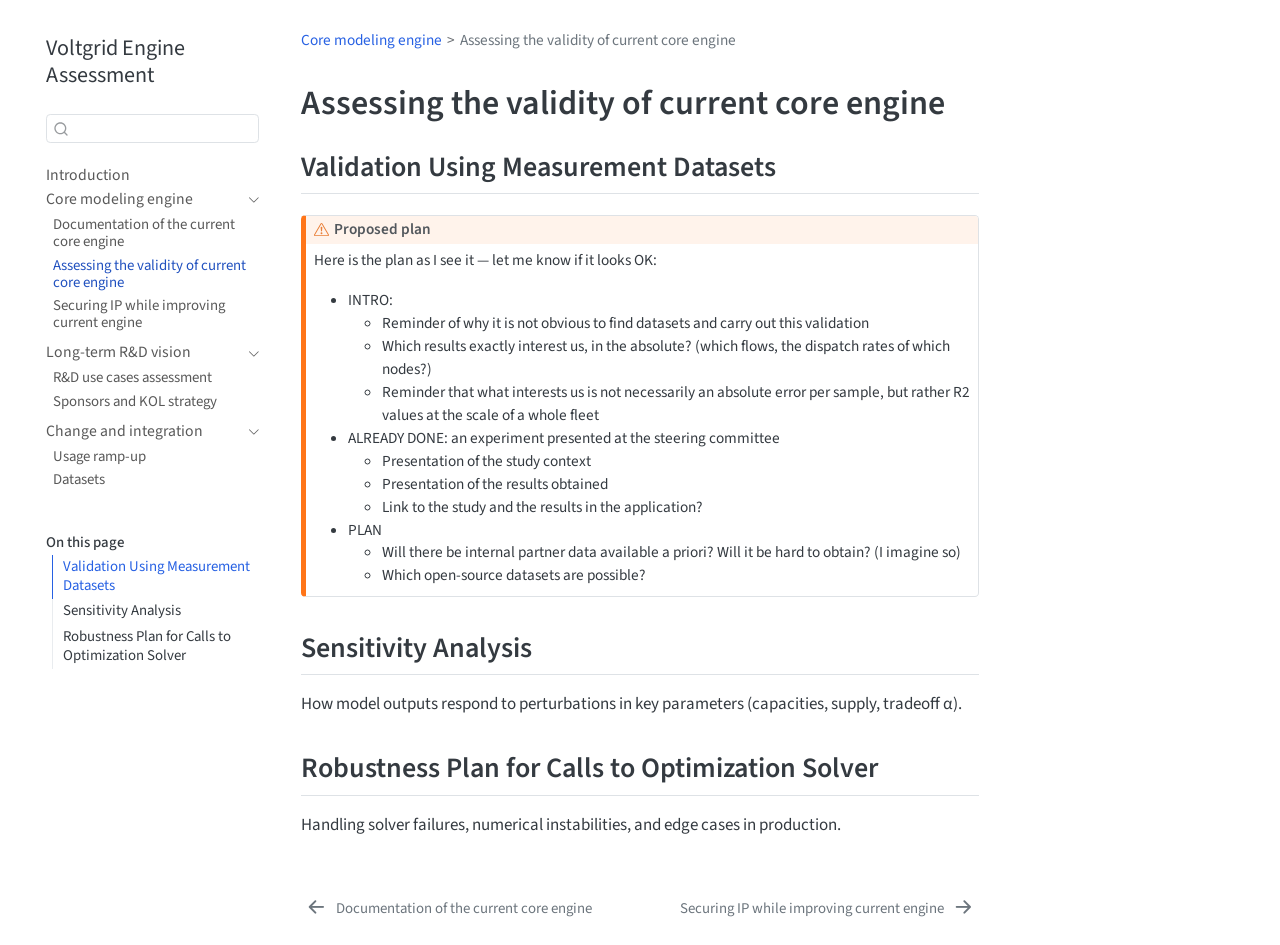
<file: core_engine/validation/index.html>
<!DOCTYPE html>
<html xmlns="http://www.w3.org/1999/xhtml" lang="en" xml:lang="en"><head>

<meta charset="utf-8">
<meta name="generator" content="quarto-1.8.26">

<meta name="viewport" content="width=device-width, initial-scale=1.0, user-scalable=yes">


<title>Assessing the validity of current core engine – Voltgrid Engine Assessment</title>
<style>
code{white-space: pre-wrap;}
span.smallcaps{font-variant: small-caps;}
div.columns{display: flex; gap: min(4vw, 1.5em);}
div.column{flex: auto; overflow-x: auto;}
div.hanging-indent{margin-left: 1.5em; text-indent: -1.5em;}
ul.task-list{list-style: none;}
ul.task-list li input[type="checkbox"] {
  width: 0.8em;
  margin: 0 0.8em 0.2em -1em; /* quarto-specific, see https://github.com/quarto-dev/quarto-cli/issues/4556 */ 
  vertical-align: middle;
}
</style>


<script src="../../site_libs/quarto-nav/quarto-nav.js"></script>
<script src="../../site_libs/quarto-nav/headroom.min.js"></script>
<script src="../../site_libs/clipboard/clipboard.min.js"></script>
<script src="../../site_libs/quarto-search/autocomplete.umd.js"></script>
<script src="../../site_libs/quarto-search/fuse.min.js"></script>
<script src="../../site_libs/quarto-search/quarto-search.js"></script>
<meta name="quarto:offset" content="../../">
<link href="../../core_engine/roadmap/index.html" rel="next">
<link href="../../core_engine/documentation/index.html" rel="prev">
<script src="../../site_libs/quarto-html/quarto.js" type="module"></script>
<script src="../../site_libs/quarto-html/tabsets/tabsets.js" type="module"></script>
<script src="../../site_libs/quarto-html/axe/axe-check.js" type="module"></script>
<script src="../../site_libs/quarto-html/popper.min.js"></script>
<script src="../../site_libs/quarto-html/tippy.umd.min.js"></script>
<script src="../../site_libs/quarto-html/anchor.min.js"></script>
<link href="../../site_libs/quarto-html/tippy.css" rel="stylesheet">
<link href="../../site_libs/quarto-html/quarto-syntax-highlighting-597958c53c93a607afca12fd375c57ed.css" rel="stylesheet" id="quarto-text-highlighting-styles">
<script src="../../site_libs/bootstrap/bootstrap.min.js"></script>
<link href="../../site_libs/bootstrap/bootstrap-icons.css" rel="stylesheet">
<link href="../../site_libs/bootstrap/bootstrap-e3d2e515f71c3f35c3a61dec473a3f94.min.css" rel="stylesheet" append-hash="true" id="quarto-bootstrap" data-mode="light">
<script id="quarto-search-options" type="application/json">{
  "location": "sidebar",
  "copy-button": false,
  "collapse-after": 3,
  "panel-placement": "start",
  "type": "textbox",
  "limit": 50,
  "keyboard-shortcut": [
    "f",
    "/",
    "s"
  ],
  "show-item-context": false,
  "language": {
    "search-no-results-text": "No results",
    "search-matching-documents-text": "matching documents",
    "search-copy-link-title": "Copy link to search",
    "search-hide-matches-text": "Hide additional matches",
    "search-more-match-text": "more match in this document",
    "search-more-matches-text": "more matches in this document",
    "search-clear-button-title": "Clear",
    "search-text-placeholder": "",
    "search-detached-cancel-button-title": "Cancel",
    "search-submit-button-title": "Submit",
    "search-label": "Search"
  }
}</script>


<link rel="stylesheet" href="../../custom.css">
</head>

<body class="nav-sidebar floating quarto-light">

<div id="quarto-search-results"></div>
  <header id="quarto-header" class="headroom fixed-top">
  <nav class="quarto-secondary-nav">
    <div class="container-fluid d-flex">
      <button type="button" class="quarto-btn-toggle btn" data-bs-toggle="collapse" role="button" data-bs-target=".quarto-sidebar-collapse-item" aria-controls="quarto-sidebar" aria-expanded="false" aria-label="Toggle sidebar navigation" onclick="if (window.quartoToggleHeadroom) { window.quartoToggleHeadroom(); }">
        <i class="bi bi-layout-text-sidebar-reverse"></i>
      </button>
        <nav class="quarto-page-breadcrumbs" aria-label="breadcrumb"><ol class="breadcrumb"><li class="breadcrumb-item"><a href="../../core_engine/documentation/index.html">Core modeling engine</a></li><li class="breadcrumb-item"><a href="../../core_engine/validation/index.html"><span class="chapter-title">Assessing the validity of current core engine</span></a></li></ol></nav>
        <a class="flex-grow-1" role="navigation" data-bs-toggle="collapse" data-bs-target=".quarto-sidebar-collapse-item" aria-controls="quarto-sidebar" aria-expanded="false" aria-label="Toggle sidebar navigation" onclick="if (window.quartoToggleHeadroom) { window.quartoToggleHeadroom(); }">      
        </a>
      <button type="button" class="btn quarto-search-button" aria-label="Search" onclick="window.quartoOpenSearch();">
        <i class="bi bi-search"></i>
      </button>
    </div>
  </nav>
</header>
<!-- content -->
<div id="quarto-content" class="quarto-container page-columns page-rows-contents page-layout-article">
<!-- sidebar -->
  <nav id="quarto-sidebar" class="sidebar collapse collapse-horizontal quarto-sidebar-collapse-item sidebar-navigation floating overflow-auto">
    <div class="pt-lg-2 mt-2 text-left sidebar-header">
    <div class="sidebar-title mb-0 py-0">
      <a href="../../">Voltgrid Engine Assessment</a> 
    </div>
      </div>
        <div class="mt-2 flex-shrink-0 align-items-center">
        <div class="sidebar-search">
        <div id="quarto-search" class="" title="Search"></div>
        </div>
        </div>
    <div class="sidebar-menu-container"> 
    <ul class="list-unstyled mt-1">
        <li class="sidebar-item">
  <div class="sidebar-item-container"> 
  <a href="../../index.html" class="sidebar-item-text sidebar-link">
 <span class="menu-text">Introduction</span></a>
  </div>
</li>
        <li class="sidebar-item sidebar-item-section">
      <div class="sidebar-item-container"> 
            <a class="sidebar-item-text sidebar-link text-start" data-bs-toggle="collapse" data-bs-target="#quarto-sidebar-section-1" role="navigation" aria-expanded="true">
 <span class="menu-text">Core modeling engine</span></a>
          <a class="sidebar-item-toggle text-start" data-bs-toggle="collapse" data-bs-target="#quarto-sidebar-section-1" role="navigation" aria-expanded="true" aria-label="Toggle section">
            <i class="bi bi-chevron-right ms-2"></i>
          </a> 
      </div>
      <ul id="quarto-sidebar-section-1" class="collapse list-unstyled sidebar-section depth1 show">  
          <li class="sidebar-item">
  <div class="sidebar-item-container"> 
  <a href="../../core_engine/documentation/index.html" class="sidebar-item-text sidebar-link"><span class="chapter-title">Documentation of the current core engine</span></a>
  </div>
</li>
          <li class="sidebar-item">
  <div class="sidebar-item-container"> 
  <a href="../../core_engine/validation/index.html" class="sidebar-item-text sidebar-link active"><span class="chapter-title">Assessing the validity of current core engine</span></a>
  </div>
</li>
          <li class="sidebar-item">
  <div class="sidebar-item-container"> 
  <a href="../../core_engine/roadmap/index.html" class="sidebar-item-text sidebar-link"><span class="chapter-title">Securing IP while improving current engine</span></a>
  </div>
</li>
      </ul>
  </li>
        <li class="sidebar-item sidebar-item-section">
      <div class="sidebar-item-container"> 
            <a class="sidebar-item-text sidebar-link text-start" data-bs-toggle="collapse" data-bs-target="#quarto-sidebar-section-2" role="navigation" aria-expanded="true">
 <span class="menu-text">Long-term R&amp;D vision</span></a>
          <a class="sidebar-item-toggle text-start" data-bs-toggle="collapse" data-bs-target="#quarto-sidebar-section-2" role="navigation" aria-expanded="true" aria-label="Toggle section">
            <i class="bi bi-chevron-right ms-2"></i>
          </a> 
      </div>
      <ul id="quarto-sidebar-section-2" class="collapse list-unstyled sidebar-section depth1 show">  
          <li class="sidebar-item">
  <div class="sidebar-item-container"> 
  <a href="../../bio/features/index.html" class="sidebar-item-text sidebar-link"><span class="chapter-title">R&amp;D use cases assessment</span></a>
  </div>
</li>
          <li class="sidebar-item">
  <div class="sidebar-item-container"> 
  <a href="../../bio/sponsors/index.html" class="sidebar-item-text sidebar-link"><span class="chapter-title">Sponsors and KOL strategy</span></a>
  </div>
</li>
      </ul>
  </li>
        <li class="sidebar-item sidebar-item-section">
      <div class="sidebar-item-container"> 
            <a class="sidebar-item-text sidebar-link text-start" data-bs-toggle="collapse" data-bs-target="#quarto-sidebar-section-3" role="navigation" aria-expanded="true">
 <span class="menu-text">Change and integration</span></a>
          <a class="sidebar-item-toggle text-start" data-bs-toggle="collapse" data-bs-target="#quarto-sidebar-section-3" role="navigation" aria-expanded="true" aria-label="Toggle section">
            <i class="bi bi-chevron-right ms-2"></i>
          </a> 
      </div>
      <ul id="quarto-sidebar-section-3" class="collapse list-unstyled sidebar-section depth1 show">  
          <li class="sidebar-item">
  <div class="sidebar-item-container"> 
  <a href="../../change/usage_rampup.html" class="sidebar-item-text sidebar-link"><span class="chapter-title">Usage ramp-up</span></a>
  </div>
</li>
          <li class="sidebar-item">
  <div class="sidebar-item-container"> 
  <a href="../../change/datasets.html" class="sidebar-item-text sidebar-link"><span class="chapter-title">Datasets</span></a>
  </div>
</li>
      </ul>
  </li>
    </ul>
    </div>
    <nav id="TOC" role="doc-toc" class="toc-active" data-toc-expanded="1">
    <h2 id="toc-title">On this page</h2>
   
  <ul>
  <li><a href="#validation-using-measurement-datasets" id="toc-validation-using-measurement-datasets" class="nav-link active" data-scroll-target="#validation-using-measurement-datasets">Validation Using Measurement Datasets</a></li>
  <li><a href="#sensitivity-analysis" id="toc-sensitivity-analysis" class="nav-link" data-scroll-target="#sensitivity-analysis">Sensitivity Analysis</a></li>
  <li><a href="#robustness-plan-for-calls-to-optimization-solver" id="toc-robustness-plan-for-calls-to-optimization-solver" class="nav-link" data-scroll-target="#robustness-plan-for-calls-to-optimization-solver">Robustness Plan for Calls to Optimization Solver</a></li>
  </ul>
</nav>
</nav>
<div id="quarto-sidebar-glass" class="quarto-sidebar-collapse-item" data-bs-toggle="collapse" data-bs-target=".quarto-sidebar-collapse-item"></div>
<!-- margin-sidebar -->
    <div id="quarto-margin-sidebar" class="sidebar margin-sidebar zindex-bottom">
    </div>
<!-- main -->
<main class="content" id="quarto-document-content">

<header id="title-block-header" class="quarto-title-block default"><nav class="quarto-page-breadcrumbs quarto-title-breadcrumbs d-none d-lg-block" aria-label="breadcrumb"><ol class="breadcrumb"><li class="breadcrumb-item"><a href="../../core_engine/documentation/index.html">Core modeling engine</a></li><li class="breadcrumb-item"><a href="../../core_engine/validation/index.html"><span class="chapter-title">Assessing the validity of current core engine</span></a></li></ol></nav>
<div class="quarto-title">
<h1 class="title"><span class="chapter-title">Assessing the validity of current core engine</span></h1>
</div>



<div class="quarto-title-meta">

    
  
    
  </div>
  


</header>


<section id="validation-using-measurement-datasets" class="level2">
<h2 class="anchored" data-anchor-id="validation-using-measurement-datasets">Validation Using Measurement Datasets</h2>
<div class="callout callout-style-default callout-warning callout-titled" title="Proposed plan">
<div class="callout-header d-flex align-content-center">
<div class="callout-icon-container">
<i class="callout-icon"></i>
</div>
<div class="callout-title-container flex-fill">
<span class="screen-reader-only">Warning</span>Proposed plan
</div>
</div>
<div class="callout-body-container callout-body">
<p>Here is the plan as I see it — let me know if it looks OK:</p>
<ul>
<li>INTRO:
<ul>
<li>Reminder of why it is not obvious to find datasets and carry out this validation</li>
<li>Which results exactly interest us, in the absolute? (which flows, the dispatch rates of which nodes?)</li>
<li>Reminder that what interests us is not necessarily an absolute error per sample, but rather R2 values at the scale of a whole fleet</li>
</ul></li>
<li>ALREADY DONE: an experiment presented at the steering committee
<ul>
<li>Presentation of the study context</li>
<li>Presentation of the results obtained</li>
<li>Link to the study and the results in the application?</li>
</ul></li>
<li>PLAN
<ul>
<li>Will there be internal partner data available a priori? Will it be hard to obtain? (I imagine so)</li>
<li>Which open-source datasets are possible?</li>
</ul></li>
</ul>
</div>
</div>
</section>
<section id="sensitivity-analysis" class="level2">
<h2 class="anchored" data-anchor-id="sensitivity-analysis">Sensitivity Analysis</h2>
<p>How model outputs respond to perturbations in key parameters (capacities, supply, tradeoff α).</p>
</section>
<section id="robustness-plan-for-calls-to-optimization-solver" class="level2">
<h2 class="anchored" data-anchor-id="robustness-plan-for-calls-to-optimization-solver">Robustness Plan for Calls to Optimization Solver</h2>
<p>Handling solver failures, numerical instabilities, and edge cases in production.</p>


</section>

</main> <!-- /main -->
<script id="quarto-html-after-body" type="application/javascript">
  window.document.addEventListener("DOMContentLoaded", function (event) {
    const icon = "";
    const anchorJS = new window.AnchorJS();
    anchorJS.options = {
      placement: 'right',
      icon: icon
    };
    anchorJS.add('.anchored');
    const isCodeAnnotation = (el) => {
      for (const clz of el.classList) {
        if (clz.startsWith('code-annotation-')) {                     
          return true;
        }
      }
      return false;
    }
    const onCopySuccess = function(e) {
      // button target
      const button = e.trigger;
      // don't keep focus
      button.blur();
      // flash "checked"
      button.classList.add('code-copy-button-checked');
      var currentTitle = button.getAttribute("title");
      button.setAttribute("title", "Copied!");
      let tooltip;
      if (window.bootstrap) {
        button.setAttribute("data-bs-toggle", "tooltip");
        button.setAttribute("data-bs-placement", "left");
        button.setAttribute("data-bs-title", "Copied!");
        tooltip = new bootstrap.Tooltip(button, 
          { trigger: "manual", 
            customClass: "code-copy-button-tooltip",
            offset: [0, -8]});
        tooltip.show();    
      }
      setTimeout(function() {
        if (tooltip) {
          tooltip.hide();
          button.removeAttribute("data-bs-title");
          button.removeAttribute("data-bs-toggle");
          button.removeAttribute("data-bs-placement");
        }
        button.setAttribute("title", currentTitle);
        button.classList.remove('code-copy-button-checked');
      }, 1000);
      // clear code selection
      e.clearSelection();
    }
    const getTextToCopy = function(trigger) {
      const outerScaffold = trigger.parentElement.cloneNode(true);
      const codeEl = outerScaffold.querySelector('code');
      for (const childEl of codeEl.children) {
        if (isCodeAnnotation(childEl)) {
          childEl.remove();
        }
      }
      return codeEl.innerText;
    }
    const clipboard = new window.ClipboardJS('.code-copy-button:not([data-in-quarto-modal])', {
      text: getTextToCopy
    });
    clipboard.on('success', onCopySuccess);
    if (window.document.getElementById('quarto-embedded-source-code-modal')) {
      const clipboardModal = new window.ClipboardJS('.code-copy-button[data-in-quarto-modal]', {
        text: getTextToCopy,
        container: window.document.getElementById('quarto-embedded-source-code-modal')
      });
      clipboardModal.on('success', onCopySuccess);
    }
      var localhostRegex = new RegExp(/^(?:http|https):\/\/localhost\:?[0-9]*\//);
      var mailtoRegex = new RegExp(/^mailto:/);
        var filterRegex = new RegExp('/' + window.location.host + '/');
      var isInternal = (href) => {
          return filterRegex.test(href) || localhostRegex.test(href) || mailtoRegex.test(href);
      }
      // Inspect non-navigation links and adorn them if external
     var links = window.document.querySelectorAll('a[href]:not(.nav-link):not(.navbar-brand):not(.toc-action):not(.sidebar-link):not(.sidebar-item-toggle):not(.pagination-link):not(.no-external):not([aria-hidden]):not(.dropdown-item):not(.quarto-navigation-tool):not(.about-link)');
      for (var i=0; i<links.length; i++) {
        const link = links[i];
        if (!isInternal(link.href)) {
          // undo the damage that might have been done by quarto-nav.js in the case of
          // links that we want to consider external
          if (link.dataset.originalHref !== undefined) {
            link.href = link.dataset.originalHref;
          }
        }
      }
    function tippyHover(el, contentFn, onTriggerFn, onUntriggerFn) {
      const config = {
        allowHTML: true,
        maxWidth: 500,
        delay: 100,
        arrow: false,
        appendTo: function(el) {
            return el.parentElement;
        },
        interactive: true,
        interactiveBorder: 10,
        theme: 'quarto',
        placement: 'bottom-start',
      };
      if (contentFn) {
        config.content = contentFn;
      }
      if (onTriggerFn) {
        config.onTrigger = onTriggerFn;
      }
      if (onUntriggerFn) {
        config.onUntrigger = onUntriggerFn;
      }
      window.tippy(el, config); 
    }
    const noterefs = window.document.querySelectorAll('a[role="doc-noteref"]');
    for (var i=0; i<noterefs.length; i++) {
      const ref = noterefs[i];
      tippyHover(ref, function() {
        // use id or data attribute instead here
        let href = ref.getAttribute('data-footnote-href') || ref.getAttribute('href');
        try { href = new URL(href).hash; } catch {}
        const id = href.replace(/^#\/?/, "");
        const note = window.document.getElementById(id);
        if (note) {
          return note.innerHTML;
        } else {
          return "";
        }
      });
    }
    const xrefs = window.document.querySelectorAll('a.quarto-xref');
    const processXRef = (id, note) => {
      // Strip column container classes
      const stripColumnClz = (el) => {
        el.classList.remove("page-full", "page-columns");
        if (el.children) {
          for (const child of el.children) {
            stripColumnClz(child);
          }
        }
      }
      stripColumnClz(note)
      if (id === null || id.startsWith('sec-')) {
        // Special case sections, only their first couple elements
        const container = document.createElement("div");
        if (note.children && note.children.length > 2) {
          container.appendChild(note.children[0].cloneNode(true));
          for (let i = 1; i < note.children.length; i++) {
            const child = note.children[i];
            if (child.tagName === "P" && child.innerText === "") {
              continue;
            } else {
              container.appendChild(child.cloneNode(true));
              break;
            }
          }
          if (window.Quarto?.typesetMath) {
            window.Quarto.typesetMath(container);
          }
          return container.innerHTML
        } else {
          if (window.Quarto?.typesetMath) {
            window.Quarto.typesetMath(note);
          }
          return note.innerHTML;
        }
      } else {
        // Remove any anchor links if they are present
        const anchorLink = note.querySelector('a.anchorjs-link');
        if (anchorLink) {
          anchorLink.remove();
        }
        if (window.Quarto?.typesetMath) {
          window.Quarto.typesetMath(note);
        }
        if (note.classList.contains("callout")) {
          return note.outerHTML;
        } else {
          return note.innerHTML;
        }
      }
    }
    for (var i=0; i<xrefs.length; i++) {
      const xref = xrefs[i];
      tippyHover(xref, undefined, function(instance) {
        instance.disable();
        let url = xref.getAttribute('href');
        let hash = undefined; 
        if (url.startsWith('#')) {
          hash = url;
        } else {
          try { hash = new URL(url).hash; } catch {}
        }
        if (hash) {
          const id = hash.replace(/^#\/?/, "");
          const note = window.document.getElementById(id);
          if (note !== null) {
            try {
              const html = processXRef(id, note.cloneNode(true));
              instance.setContent(html);
            } finally {
              instance.enable();
              instance.show();
            }
          } else {
            // See if we can fetch this
            fetch(url.split('#')[0])
            .then(res => res.text())
            .then(html => {
              const parser = new DOMParser();
              const htmlDoc = parser.parseFromString(html, "text/html");
              const note = htmlDoc.getElementById(id);
              if (note !== null) {
                const html = processXRef(id, note);
                instance.setContent(html);
              } 
            }).finally(() => {
              instance.enable();
              instance.show();
            });
          }
        } else {
          // See if we can fetch a full url (with no hash to target)
          // This is a special case and we should probably do some content thinning / targeting
          fetch(url)
          .then(res => res.text())
          .then(html => {
            const parser = new DOMParser();
            const htmlDoc = parser.parseFromString(html, "text/html");
            const note = htmlDoc.querySelector('main.content');
            if (note !== null) {
              // This should only happen for chapter cross references
              // (since there is no id in the URL)
              // remove the first header
              if (note.children.length > 0 && note.children[0].tagName === "HEADER") {
                note.children[0].remove();
              }
              const html = processXRef(null, note);
              instance.setContent(html);
            } 
          }).finally(() => {
            instance.enable();
            instance.show();
          });
        }
      }, function(instance) {
      });
    }
        let selectedAnnoteEl;
        const selectorForAnnotation = ( cell, annotation) => {
          let cellAttr = 'data-code-cell="' + cell + '"';
          let lineAttr = 'data-code-annotation="' +  annotation + '"';
          const selector = 'span[' + cellAttr + '][' + lineAttr + ']';
          return selector;
        }
        const selectCodeLines = (annoteEl) => {
          const doc = window.document;
          const targetCell = annoteEl.getAttribute("data-target-cell");
          const targetAnnotation = annoteEl.getAttribute("data-target-annotation");
          const annoteSpan = window.document.querySelector(selectorForAnnotation(targetCell, targetAnnotation));
          const lines = annoteSpan.getAttribute("data-code-lines").split(",");
          const lineIds = lines.map((line) => {
            return targetCell + "-" + line;
          })
          let top = null;
          let height = null;
          let parent = null;
          if (lineIds.length > 0) {
              //compute the position of the single el (top and bottom and make a div)
              const el = window.document.getElementById(lineIds[0]);
              top = el.offsetTop;
              height = el.offsetHeight;
              parent = el.parentElement.parentElement;
            if (lineIds.length > 1) {
              const lastEl = window.document.getElementById(lineIds[lineIds.length - 1]);
              const bottom = lastEl.offsetTop + lastEl.offsetHeight;
              height = bottom - top;
            }
            if (top !== null && height !== null && parent !== null) {
              // cook up a div (if necessary) and position it 
              let div = window.document.getElementById("code-annotation-line-highlight");
              if (div === null) {
                div = window.document.createElement("div");
                div.setAttribute("id", "code-annotation-line-highlight");
                div.style.position = 'absolute';
                parent.appendChild(div);
              }
              div.style.top = top - 2 + "px";
              div.style.height = height + 4 + "px";
              div.style.left = 0;
              let gutterDiv = window.document.getElementById("code-annotation-line-highlight-gutter");
              if (gutterDiv === null) {
                gutterDiv = window.document.createElement("div");
                gutterDiv.setAttribute("id", "code-annotation-line-highlight-gutter");
                gutterDiv.style.position = 'absolute';
                const codeCell = window.document.getElementById(targetCell);
                const gutter = codeCell.querySelector('.code-annotation-gutter');
                gutter.appendChild(gutterDiv);
              }
              gutterDiv.style.top = top - 2 + "px";
              gutterDiv.style.height = height + 4 + "px";
            }
            selectedAnnoteEl = annoteEl;
          }
        };
        const unselectCodeLines = () => {
          const elementsIds = ["code-annotation-line-highlight", "code-annotation-line-highlight-gutter"];
          elementsIds.forEach((elId) => {
            const div = window.document.getElementById(elId);
            if (div) {
              div.remove();
            }
          });
          selectedAnnoteEl = undefined;
        };
          // Handle positioning of the toggle
      window.addEventListener(
        "resize",
        throttle(() => {
          elRect = undefined;
          if (selectedAnnoteEl) {
            selectCodeLines(selectedAnnoteEl);
          }
        }, 10)
      );
      function throttle(fn, ms) {
      let throttle = false;
      let timer;
        return (...args) => {
          if(!throttle) { // first call gets through
              fn.apply(this, args);
              throttle = true;
          } else { // all the others get throttled
              if(timer) clearTimeout(timer); // cancel #2
              timer = setTimeout(() => {
                fn.apply(this, args);
                timer = throttle = false;
              }, ms);
          }
        };
      }
        // Attach click handler to the DT
        const annoteDls = window.document.querySelectorAll('dt[data-target-cell]');
        for (const annoteDlNode of annoteDls) {
          annoteDlNode.addEventListener('click', (event) => {
            const clickedEl = event.target;
            if (clickedEl !== selectedAnnoteEl) {
              unselectCodeLines();
              const activeEl = window.document.querySelector('dt[data-target-cell].code-annotation-active');
              if (activeEl) {
                activeEl.classList.remove('code-annotation-active');
              }
              selectCodeLines(clickedEl);
              clickedEl.classList.add('code-annotation-active');
            } else {
              // Unselect the line
              unselectCodeLines();
              clickedEl.classList.remove('code-annotation-active');
            }
          });
        }
    const findCites = (el) => {
      const parentEl = el.parentElement;
      if (parentEl) {
        const cites = parentEl.dataset.cites;
        if (cites) {
          return {
            el,
            cites: cites.split(' ')
          };
        } else {
          return findCites(el.parentElement)
        }
      } else {
        return undefined;
      }
    };
    var bibliorefs = window.document.querySelectorAll('a[role="doc-biblioref"]');
    for (var i=0; i<bibliorefs.length; i++) {
      const ref = bibliorefs[i];
      const citeInfo = findCites(ref);
      if (citeInfo) {
        tippyHover(citeInfo.el, function() {
          var popup = window.document.createElement('div');
          citeInfo.cites.forEach(function(cite) {
            var citeDiv = window.document.createElement('div');
            citeDiv.classList.add('hanging-indent');
            citeDiv.classList.add('csl-entry');
            var biblioDiv = window.document.getElementById('ref-' + cite);
            if (biblioDiv) {
              citeDiv.innerHTML = biblioDiv.innerHTML;
            }
            popup.appendChild(citeDiv);
          });
          return popup.innerHTML;
        });
      }
    }
  });
  </script>
<nav class="page-navigation">
  <div class="nav-page nav-page-previous">
      <a href="../../core_engine/documentation/index.html" class="pagination-link" aria-label="Documentation of the current core engine">
        <i class="bi bi-arrow-left-short"></i> <span class="nav-page-text"><span class="chapter-title">Documentation of the current core engine</span></span>
      </a>          
  </div>
  <div class="nav-page nav-page-next">
      <a href="../../core_engine/roadmap/index.html" class="pagination-link" aria-label="Securing IP while improving current engine">
        <span class="nav-page-text"><span class="chapter-title">Securing IP while improving current engine</span></span> <i class="bi bi-arrow-right-short"></i>
      </a>
  </div>
</nav>
</div> <!-- /content -->




</body></html>
</file>
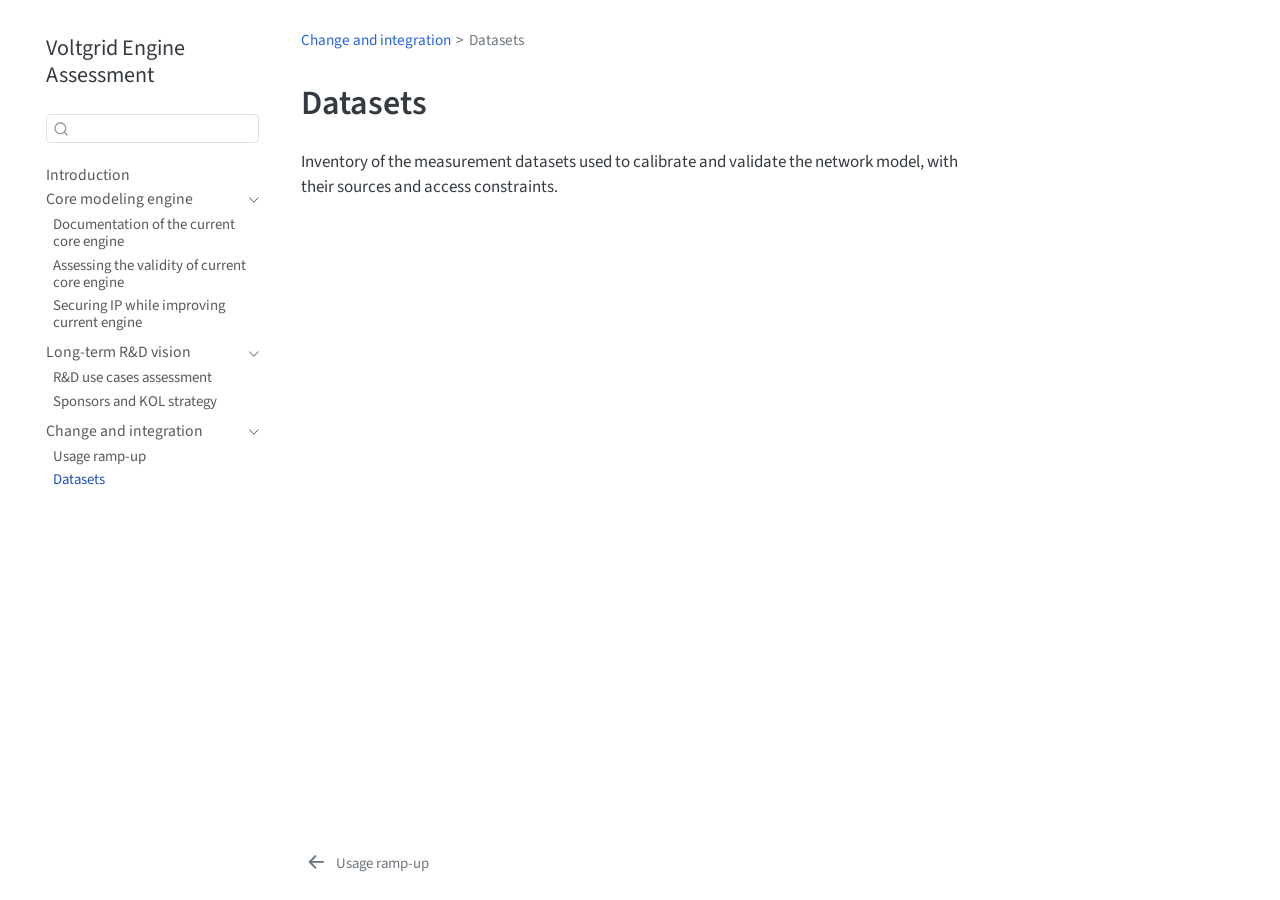
<file: change/datasets.html>
<!DOCTYPE html>
<html xmlns="http://www.w3.org/1999/xhtml" lang="en" xml:lang="en"><head>

<meta charset="utf-8">
<meta name="generator" content="quarto-1.8.26">

<meta name="viewport" content="width=device-width, initial-scale=1.0, user-scalable=yes">


<title>Datasets – Voltgrid Engine Assessment</title>
<style>
code{white-space: pre-wrap;}
span.smallcaps{font-variant: small-caps;}
div.columns{display: flex; gap: min(4vw, 1.5em);}
div.column{flex: auto; overflow-x: auto;}
div.hanging-indent{margin-left: 1.5em; text-indent: -1.5em;}
ul.task-list{list-style: none;}
ul.task-list li input[type="checkbox"] {
  width: 0.8em;
  margin: 0 0.8em 0.2em -1em; /* quarto-specific, see https://github.com/quarto-dev/quarto-cli/issues/4556 */ 
  vertical-align: middle;
}
</style>


<script src="../site_libs/quarto-nav/quarto-nav.js"></script>
<script src="../site_libs/quarto-nav/headroom.min.js"></script>
<script src="../site_libs/clipboard/clipboard.min.js"></script>
<script src="../site_libs/quarto-search/autocomplete.umd.js"></script>
<script src="../site_libs/quarto-search/fuse.min.js"></script>
<script src="../site_libs/quarto-search/quarto-search.js"></script>
<meta name="quarto:offset" content="../">
<link href="../change/usage_rampup.html" rel="prev">
<script src="../site_libs/quarto-html/quarto.js" type="module"></script>
<script src="../site_libs/quarto-html/tabsets/tabsets.js" type="module"></script>
<script src="../site_libs/quarto-html/axe/axe-check.js" type="module"></script>
<script src="../site_libs/quarto-html/popper.min.js"></script>
<script src="../site_libs/quarto-html/tippy.umd.min.js"></script>
<script src="../site_libs/quarto-html/anchor.min.js"></script>
<link href="../site_libs/quarto-html/tippy.css" rel="stylesheet">
<link href="../site_libs/quarto-html/quarto-syntax-highlighting-597958c53c93a607afca12fd375c57ed.css" rel="stylesheet" id="quarto-text-highlighting-styles">
<script src="../site_libs/bootstrap/bootstrap.min.js"></script>
<link href="../site_libs/bootstrap/bootstrap-icons.css" rel="stylesheet">
<link href="../site_libs/bootstrap/bootstrap-e3d2e515f71c3f35c3a61dec473a3f94.min.css" rel="stylesheet" append-hash="true" id="quarto-bootstrap" data-mode="light">
<script id="quarto-search-options" type="application/json">{
  "location": "sidebar",
  "copy-button": false,
  "collapse-after": 3,
  "panel-placement": "start",
  "type": "textbox",
  "limit": 50,
  "keyboard-shortcut": [
    "f",
    "/",
    "s"
  ],
  "show-item-context": false,
  "language": {
    "search-no-results-text": "No results",
    "search-matching-documents-text": "matching documents",
    "search-copy-link-title": "Copy link to search",
    "search-hide-matches-text": "Hide additional matches",
    "search-more-match-text": "more match in this document",
    "search-more-matches-text": "more matches in this document",
    "search-clear-button-title": "Clear",
    "search-text-placeholder": "",
    "search-detached-cancel-button-title": "Cancel",
    "search-submit-button-title": "Submit",
    "search-label": "Search"
  }
}</script>


<link rel="stylesheet" href="../custom.css">
</head>

<body class="nav-sidebar floating quarto-light">

<div id="quarto-search-results"></div>
  <header id="quarto-header" class="headroom fixed-top">
  <nav class="quarto-secondary-nav">
    <div class="container-fluid d-flex">
      <button type="button" class="quarto-btn-toggle btn" data-bs-toggle="collapse" role="button" data-bs-target=".quarto-sidebar-collapse-item" aria-controls="quarto-sidebar" aria-expanded="false" aria-label="Toggle sidebar navigation" onclick="if (window.quartoToggleHeadroom) { window.quartoToggleHeadroom(); }">
        <i class="bi bi-layout-text-sidebar-reverse"></i>
      </button>
        <nav class="quarto-page-breadcrumbs" aria-label="breadcrumb"><ol class="breadcrumb"><li class="breadcrumb-item"><a href="../change/usage_rampup.html">Change and integration</a></li><li class="breadcrumb-item"><a href="../change/datasets.html"><span class="chapter-title">Datasets</span></a></li></ol></nav>
        <a class="flex-grow-1" role="navigation" data-bs-toggle="collapse" data-bs-target=".quarto-sidebar-collapse-item" aria-controls="quarto-sidebar" aria-expanded="false" aria-label="Toggle sidebar navigation" onclick="if (window.quartoToggleHeadroom) { window.quartoToggleHeadroom(); }">      
        </a>
      <button type="button" class="btn quarto-search-button" aria-label="Search" onclick="window.quartoOpenSearch();">
        <i class="bi bi-search"></i>
      </button>
    </div>
  </nav>
</header>
<!-- content -->
<div id="quarto-content" class="quarto-container page-columns page-rows-contents page-layout-article">
<!-- sidebar -->
  <nav id="quarto-sidebar" class="sidebar collapse collapse-horizontal quarto-sidebar-collapse-item sidebar-navigation floating overflow-auto">
    <div class="pt-lg-2 mt-2 text-left sidebar-header">
    <div class="sidebar-title mb-0 py-0">
      <a href="../">Voltgrid Engine Assessment</a> 
    </div>
      </div>
        <div class="mt-2 flex-shrink-0 align-items-center">
        <div class="sidebar-search">
        <div id="quarto-search" class="" title="Search"></div>
        </div>
        </div>
    <div class="sidebar-menu-container"> 
    <ul class="list-unstyled mt-1">
        <li class="sidebar-item">
  <div class="sidebar-item-container"> 
  <a href="../index.html" class="sidebar-item-text sidebar-link">
 <span class="menu-text">Introduction</span></a>
  </div>
</li>
        <li class="sidebar-item sidebar-item-section">
      <div class="sidebar-item-container"> 
            <a class="sidebar-item-text sidebar-link text-start" data-bs-toggle="collapse" data-bs-target="#quarto-sidebar-section-1" role="navigation" aria-expanded="true">
 <span class="menu-text">Core modeling engine</span></a>
          <a class="sidebar-item-toggle text-start" data-bs-toggle="collapse" data-bs-target="#quarto-sidebar-section-1" role="navigation" aria-expanded="true" aria-label="Toggle section">
            <i class="bi bi-chevron-right ms-2"></i>
          </a> 
      </div>
      <ul id="quarto-sidebar-section-1" class="collapse list-unstyled sidebar-section depth1 show">  
          <li class="sidebar-item">
  <div class="sidebar-item-container"> 
  <a href="../core_engine/documentation/index.html" class="sidebar-item-text sidebar-link"><span class="chapter-title">Documentation of the current core engine</span></a>
  </div>
</li>
          <li class="sidebar-item">
  <div class="sidebar-item-container"> 
  <a href="../core_engine/validation/index.html" class="sidebar-item-text sidebar-link"><span class="chapter-title">Assessing the validity of current core engine</span></a>
  </div>
</li>
          <li class="sidebar-item">
  <div class="sidebar-item-container"> 
  <a href="../core_engine/roadmap/index.html" class="sidebar-item-text sidebar-link"><span class="chapter-title">Securing IP while improving current engine</span></a>
  </div>
</li>
      </ul>
  </li>
        <li class="sidebar-item sidebar-item-section">
      <div class="sidebar-item-container"> 
            <a class="sidebar-item-text sidebar-link text-start" data-bs-toggle="collapse" data-bs-target="#quarto-sidebar-section-2" role="navigation" aria-expanded="true">
 <span class="menu-text">Long-term R&amp;D vision</span></a>
          <a class="sidebar-item-toggle text-start" data-bs-toggle="collapse" data-bs-target="#quarto-sidebar-section-2" role="navigation" aria-expanded="true" aria-label="Toggle section">
            <i class="bi bi-chevron-right ms-2"></i>
          </a> 
      </div>
      <ul id="quarto-sidebar-section-2" class="collapse list-unstyled sidebar-section depth1 show">  
          <li class="sidebar-item">
  <div class="sidebar-item-container"> 
  <a href="../bio/features/index.html" class="sidebar-item-text sidebar-link"><span class="chapter-title">R&amp;D use cases assessment</span></a>
  </div>
</li>
          <li class="sidebar-item">
  <div class="sidebar-item-container"> 
  <a href="../bio/sponsors/index.html" class="sidebar-item-text sidebar-link"><span class="chapter-title">Sponsors and KOL strategy</span></a>
  </div>
</li>
      </ul>
  </li>
        <li class="sidebar-item sidebar-item-section">
      <div class="sidebar-item-container"> 
            <a class="sidebar-item-text sidebar-link text-start" data-bs-toggle="collapse" data-bs-target="#quarto-sidebar-section-3" role="navigation" aria-expanded="true">
 <span class="menu-text">Change and integration</span></a>
          <a class="sidebar-item-toggle text-start" data-bs-toggle="collapse" data-bs-target="#quarto-sidebar-section-3" role="navigation" aria-expanded="true" aria-label="Toggle section">
            <i class="bi bi-chevron-right ms-2"></i>
          </a> 
      </div>
      <ul id="quarto-sidebar-section-3" class="collapse list-unstyled sidebar-section depth1 show">  
          <li class="sidebar-item">
  <div class="sidebar-item-container"> 
  <a href="../change/usage_rampup.html" class="sidebar-item-text sidebar-link"><span class="chapter-title">Usage ramp-up</span></a>
  </div>
</li>
          <li class="sidebar-item">
  <div class="sidebar-item-container"> 
  <a href="../change/datasets.html" class="sidebar-item-text sidebar-link active"><span class="chapter-title">Datasets</span></a>
  </div>
</li>
      </ul>
  </li>
    </ul>
    </div>
    
</nav>
<div id="quarto-sidebar-glass" class="quarto-sidebar-collapse-item" data-bs-toggle="collapse" data-bs-target=".quarto-sidebar-collapse-item"></div>
<!-- margin-sidebar -->
    <div id="quarto-margin-sidebar" class="sidebar margin-sidebar zindex-bottom">
    </div>
<!-- main -->
<main class="content" id="quarto-document-content">

<header id="title-block-header" class="quarto-title-block default"><nav class="quarto-page-breadcrumbs quarto-title-breadcrumbs d-none d-lg-block" aria-label="breadcrumb"><ol class="breadcrumb"><li class="breadcrumb-item"><a href="../change/usage_rampup.html">Change and integration</a></li><li class="breadcrumb-item"><a href="../change/datasets.html"><span class="chapter-title">Datasets</span></a></li></ol></nav>
<div class="quarto-title">
<h1 class="title"><span class="chapter-title">Datasets</span></h1>
</div>



<div class="quarto-title-meta">

    
  
    
  </div>
  


</header>


<p>Inventory of the measurement datasets used to calibrate and validate the network model, with their sources and access constraints.</p>



</main> <!-- /main -->
<script id="quarto-html-after-body" type="application/javascript">
  window.document.addEventListener("DOMContentLoaded", function (event) {
    const icon = "";
    const anchorJS = new window.AnchorJS();
    anchorJS.options = {
      placement: 'right',
      icon: icon
    };
    anchorJS.add('.anchored');
    const isCodeAnnotation = (el) => {
      for (const clz of el.classList) {
        if (clz.startsWith('code-annotation-')) {                     
          return true;
        }
      }
      return false;
    }
    const onCopySuccess = function(e) {
      // button target
      const button = e.trigger;
      // don't keep focus
      button.blur();
      // flash "checked"
      button.classList.add('code-copy-button-checked');
      var currentTitle = button.getAttribute("title");
      button.setAttribute("title", "Copied!");
      let tooltip;
      if (window.bootstrap) {
        button.setAttribute("data-bs-toggle", "tooltip");
        button.setAttribute("data-bs-placement", "left");
        button.setAttribute("data-bs-title", "Copied!");
        tooltip = new bootstrap.Tooltip(button, 
          { trigger: "manual", 
            customClass: "code-copy-button-tooltip",
            offset: [0, -8]});
        tooltip.show();    
      }
      setTimeout(function() {
        if (tooltip) {
          tooltip.hide();
          button.removeAttribute("data-bs-title");
          button.removeAttribute("data-bs-toggle");
          button.removeAttribute("data-bs-placement");
        }
        button.setAttribute("title", currentTitle);
        button.classList.remove('code-copy-button-checked');
      }, 1000);
      // clear code selection
      e.clearSelection();
    }
    const getTextToCopy = function(trigger) {
      const outerScaffold = trigger.parentElement.cloneNode(true);
      const codeEl = outerScaffold.querySelector('code');
      for (const childEl of codeEl.children) {
        if (isCodeAnnotation(childEl)) {
          childEl.remove();
        }
      }
      return codeEl.innerText;
    }
    const clipboard = new window.ClipboardJS('.code-copy-button:not([data-in-quarto-modal])', {
      text: getTextToCopy
    });
    clipboard.on('success', onCopySuccess);
    if (window.document.getElementById('quarto-embedded-source-code-modal')) {
      const clipboardModal = new window.ClipboardJS('.code-copy-button[data-in-quarto-modal]', {
        text: getTextToCopy,
        container: window.document.getElementById('quarto-embedded-source-code-modal')
      });
      clipboardModal.on('success', onCopySuccess);
    }
      var localhostRegex = new RegExp(/^(?:http|https):\/\/localhost\:?[0-9]*\//);
      var mailtoRegex = new RegExp(/^mailto:/);
        var filterRegex = new RegExp('/' + window.location.host + '/');
      var isInternal = (href) => {
          return filterRegex.test(href) || localhostRegex.test(href) || mailtoRegex.test(href);
      }
      // Inspect non-navigation links and adorn them if external
     var links = window.document.querySelectorAll('a[href]:not(.nav-link):not(.navbar-brand):not(.toc-action):not(.sidebar-link):not(.sidebar-item-toggle):not(.pagination-link):not(.no-external):not([aria-hidden]):not(.dropdown-item):not(.quarto-navigation-tool):not(.about-link)');
      for (var i=0; i<links.length; i++) {
        const link = links[i];
        if (!isInternal(link.href)) {
          // undo the damage that might have been done by quarto-nav.js in the case of
          // links that we want to consider external
          if (link.dataset.originalHref !== undefined) {
            link.href = link.dataset.originalHref;
          }
        }
      }
    function tippyHover(el, contentFn, onTriggerFn, onUntriggerFn) {
      const config = {
        allowHTML: true,
        maxWidth: 500,
        delay: 100,
        arrow: false,
        appendTo: function(el) {
            return el.parentElement;
        },
        interactive: true,
        interactiveBorder: 10,
        theme: 'quarto',
        placement: 'bottom-start',
      };
      if (contentFn) {
        config.content = contentFn;
      }
      if (onTriggerFn) {
        config.onTrigger = onTriggerFn;
      }
      if (onUntriggerFn) {
        config.onUntrigger = onUntriggerFn;
      }
      window.tippy(el, config); 
    }
    const noterefs = window.document.querySelectorAll('a[role="doc-noteref"]');
    for (var i=0; i<noterefs.length; i++) {
      const ref = noterefs[i];
      tippyHover(ref, function() {
        // use id or data attribute instead here
        let href = ref.getAttribute('data-footnote-href') || ref.getAttribute('href');
        try { href = new URL(href).hash; } catch {}
        const id = href.replace(/^#\/?/, "");
        const note = window.document.getElementById(id);
        if (note) {
          return note.innerHTML;
        } else {
          return "";
        }
      });
    }
    const xrefs = window.document.querySelectorAll('a.quarto-xref');
    const processXRef = (id, note) => {
      // Strip column container classes
      const stripColumnClz = (el) => {
        el.classList.remove("page-full", "page-columns");
        if (el.children) {
          for (const child of el.children) {
            stripColumnClz(child);
          }
        }
      }
      stripColumnClz(note)
      if (id === null || id.startsWith('sec-')) {
        // Special case sections, only their first couple elements
        const container = document.createElement("div");
        if (note.children && note.children.length > 2) {
          container.appendChild(note.children[0].cloneNode(true));
          for (let i = 1; i < note.children.length; i++) {
            const child = note.children[i];
            if (child.tagName === "P" && child.innerText === "") {
              continue;
            } else {
              container.appendChild(child.cloneNode(true));
              break;
            }
          }
          if (window.Quarto?.typesetMath) {
            window.Quarto.typesetMath(container);
          }
          return container.innerHTML
        } else {
          if (window.Quarto?.typesetMath) {
            window.Quarto.typesetMath(note);
          }
          return note.innerHTML;
        }
      } else {
        // Remove any anchor links if they are present
        const anchorLink = note.querySelector('a.anchorjs-link');
        if (anchorLink) {
          anchorLink.remove();
        }
        if (window.Quarto?.typesetMath) {
          window.Quarto.typesetMath(note);
        }
        if (note.classList.contains("callout")) {
          return note.outerHTML;
        } else {
          return note.innerHTML;
        }
      }
    }
    for (var i=0; i<xrefs.length; i++) {
      const xref = xrefs[i];
      tippyHover(xref, undefined, function(instance) {
        instance.disable();
        let url = xref.getAttribute('href');
        let hash = undefined; 
        if (url.startsWith('#')) {
          hash = url;
        } else {
          try { hash = new URL(url).hash; } catch {}
        }
        if (hash) {
          const id = hash.replace(/^#\/?/, "");
          const note = window.document.getElementById(id);
          if (note !== null) {
            try {
              const html = processXRef(id, note.cloneNode(true));
              instance.setContent(html);
            } finally {
              instance.enable();
              instance.show();
            }
          } else {
            // See if we can fetch this
            fetch(url.split('#')[0])
            .then(res => res.text())
            .then(html => {
              const parser = new DOMParser();
              const htmlDoc = parser.parseFromString(html, "text/html");
              const note = htmlDoc.getElementById(id);
              if (note !== null) {
                const html = processXRef(id, note);
                instance.setContent(html);
              } 
            }).finally(() => {
              instance.enable();
              instance.show();
            });
          }
        } else {
          // See if we can fetch a full url (with no hash to target)
          // This is a special case and we should probably do some content thinning / targeting
          fetch(url)
          .then(res => res.text())
          .then(html => {
            const parser = new DOMParser();
            const htmlDoc = parser.parseFromString(html, "text/html");
            const note = htmlDoc.querySelector('main.content');
            if (note !== null) {
              // This should only happen for chapter cross references
              // (since there is no id in the URL)
              // remove the first header
              if (note.children.length > 0 && note.children[0].tagName === "HEADER") {
                note.children[0].remove();
              }
              const html = processXRef(null, note);
              instance.setContent(html);
            } 
          }).finally(() => {
            instance.enable();
            instance.show();
          });
        }
      }, function(instance) {
      });
    }
        let selectedAnnoteEl;
        const selectorForAnnotation = ( cell, annotation) => {
          let cellAttr = 'data-code-cell="' + cell + '"';
          let lineAttr = 'data-code-annotation="' +  annotation + '"';
          const selector = 'span[' + cellAttr + '][' + lineAttr + ']';
          return selector;
        }
        const selectCodeLines = (annoteEl) => {
          const doc = window.document;
          const targetCell = annoteEl.getAttribute("data-target-cell");
          const targetAnnotation = annoteEl.getAttribute("data-target-annotation");
          const annoteSpan = window.document.querySelector(selectorForAnnotation(targetCell, targetAnnotation));
          const lines = annoteSpan.getAttribute("data-code-lines").split(",");
          const lineIds = lines.map((line) => {
            return targetCell + "-" + line;
          })
          let top = null;
          let height = null;
          let parent = null;
          if (lineIds.length > 0) {
              //compute the position of the single el (top and bottom and make a div)
              const el = window.document.getElementById(lineIds[0]);
              top = el.offsetTop;
              height = el.offsetHeight;
              parent = el.parentElement.parentElement;
            if (lineIds.length > 1) {
              const lastEl = window.document.getElementById(lineIds[lineIds.length - 1]);
              const bottom = lastEl.offsetTop + lastEl.offsetHeight;
              height = bottom - top;
            }
            if (top !== null && height !== null && parent !== null) {
              // cook up a div (if necessary) and position it 
              let div = window.document.getElementById("code-annotation-line-highlight");
              if (div === null) {
                div = window.document.createElement("div");
                div.setAttribute("id", "code-annotation-line-highlight");
                div.style.position = 'absolute';
                parent.appendChild(div);
              }
              div.style.top = top - 2 + "px";
              div.style.height = height + 4 + "px";
              div.style.left = 0;
              let gutterDiv = window.document.getElementById("code-annotation-line-highlight-gutter");
              if (gutterDiv === null) {
                gutterDiv = window.document.createElement("div");
                gutterDiv.setAttribute("id", "code-annotation-line-highlight-gutter");
                gutterDiv.style.position = 'absolute';
                const codeCell = window.document.getElementById(targetCell);
                const gutter = codeCell.querySelector('.code-annotation-gutter');
                gutter.appendChild(gutterDiv);
              }
              gutterDiv.style.top = top - 2 + "px";
              gutterDiv.style.height = height + 4 + "px";
            }
            selectedAnnoteEl = annoteEl;
          }
        };
        const unselectCodeLines = () => {
          const elementsIds = ["code-annotation-line-highlight", "code-annotation-line-highlight-gutter"];
          elementsIds.forEach((elId) => {
            const div = window.document.getElementById(elId);
            if (div) {
              div.remove();
            }
          });
          selectedAnnoteEl = undefined;
        };
          // Handle positioning of the toggle
      window.addEventListener(
        "resize",
        throttle(() => {
          elRect = undefined;
          if (selectedAnnoteEl) {
            selectCodeLines(selectedAnnoteEl);
          }
        }, 10)
      );
      function throttle(fn, ms) {
      let throttle = false;
      let timer;
        return (...args) => {
          if(!throttle) { // first call gets through
              fn.apply(this, args);
              throttle = true;
          } else { // all the others get throttled
              if(timer) clearTimeout(timer); // cancel #2
              timer = setTimeout(() => {
                fn.apply(this, args);
                timer = throttle = false;
              }, ms);
          }
        };
      }
        // Attach click handler to the DT
        const annoteDls = window.document.querySelectorAll('dt[data-target-cell]');
        for (const annoteDlNode of annoteDls) {
          annoteDlNode.addEventListener('click', (event) => {
            const clickedEl = event.target;
            if (clickedEl !== selectedAnnoteEl) {
              unselectCodeLines();
              const activeEl = window.document.querySelector('dt[data-target-cell].code-annotation-active');
              if (activeEl) {
                activeEl.classList.remove('code-annotation-active');
              }
              selectCodeLines(clickedEl);
              clickedEl.classList.add('code-annotation-active');
            } else {
              // Unselect the line
              unselectCodeLines();
              clickedEl.classList.remove('code-annotation-active');
            }
          });
        }
    const findCites = (el) => {
      const parentEl = el.parentElement;
      if (parentEl) {
        const cites = parentEl.dataset.cites;
        if (cites) {
          return {
            el,
            cites: cites.split(' ')
          };
        } else {
          return findCites(el.parentElement)
        }
      } else {
        return undefined;
      }
    };
    var bibliorefs = window.document.querySelectorAll('a[role="doc-biblioref"]');
    for (var i=0; i<bibliorefs.length; i++) {
      const ref = bibliorefs[i];
      const citeInfo = findCites(ref);
      if (citeInfo) {
        tippyHover(citeInfo.el, function() {
          var popup = window.document.createElement('div');
          citeInfo.cites.forEach(function(cite) {
            var citeDiv = window.document.createElement('div');
            citeDiv.classList.add('hanging-indent');
            citeDiv.classList.add('csl-entry');
            var biblioDiv = window.document.getElementById('ref-' + cite);
            if (biblioDiv) {
              citeDiv.innerHTML = biblioDiv.innerHTML;
            }
            popup.appendChild(citeDiv);
          });
          return popup.innerHTML;
        });
      }
    }
  });
  </script>
<nav class="page-navigation">
  <div class="nav-page nav-page-previous">
      <a href="../change/usage_rampup.html" class="pagination-link" aria-label="Usage ramp-up">
        <i class="bi bi-arrow-left-short"></i> <span class="nav-page-text"><span class="chapter-title">Usage ramp-up</span></span>
      </a>          
  </div>
  <div class="nav-page nav-page-next">
  </div>
</nav>
</div> <!-- /content -->




</body></html>
</file>
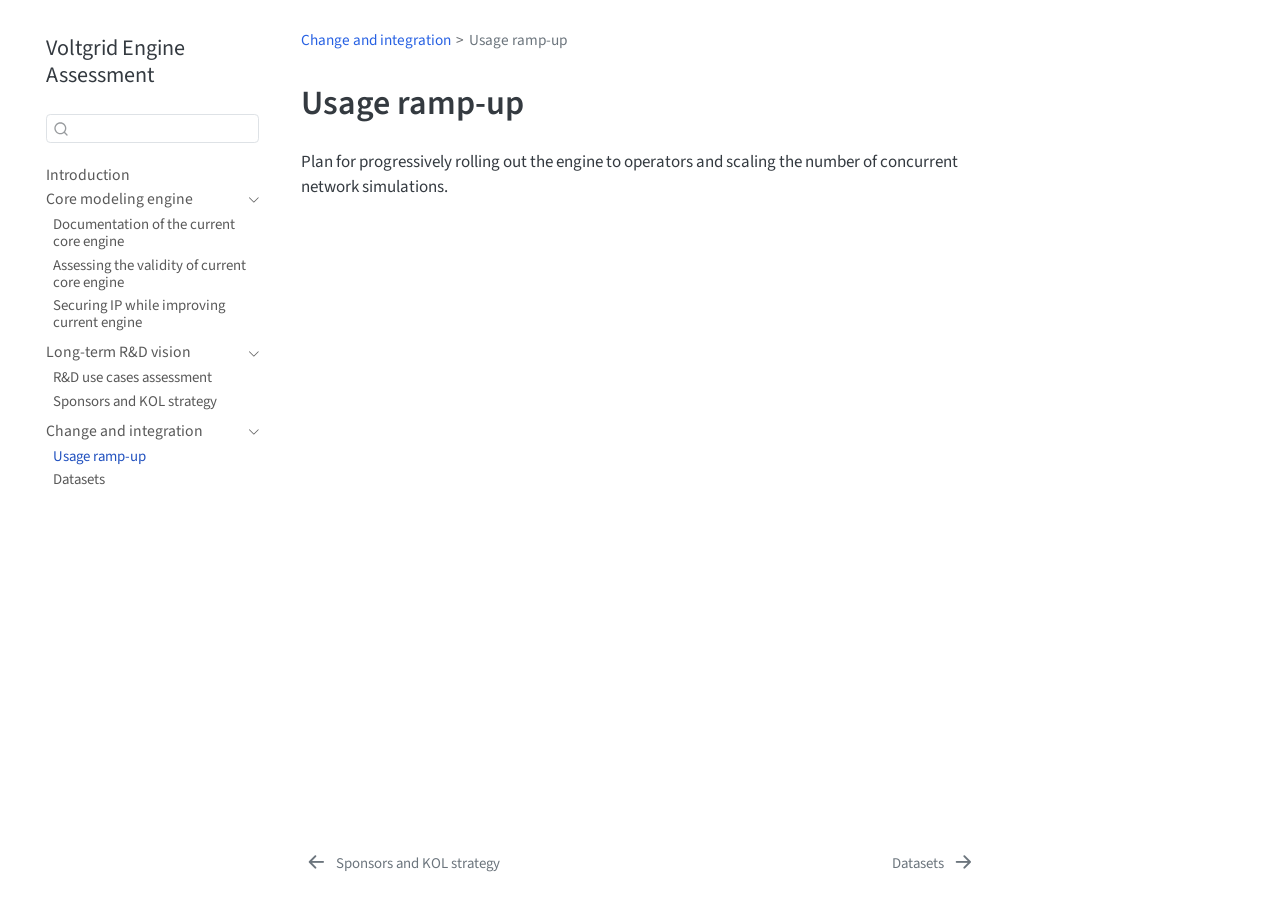
<file: change/usage_rampup.html>
<!DOCTYPE html>
<html xmlns="http://www.w3.org/1999/xhtml" lang="en" xml:lang="en"><head>

<meta charset="utf-8">
<meta name="generator" content="quarto-1.8.26">

<meta name="viewport" content="width=device-width, initial-scale=1.0, user-scalable=yes">


<title>Usage ramp-up – Voltgrid Engine Assessment</title>
<style>
code{white-space: pre-wrap;}
span.smallcaps{font-variant: small-caps;}
div.columns{display: flex; gap: min(4vw, 1.5em);}
div.column{flex: auto; overflow-x: auto;}
div.hanging-indent{margin-left: 1.5em; text-indent: -1.5em;}
ul.task-list{list-style: none;}
ul.task-list li input[type="checkbox"] {
  width: 0.8em;
  margin: 0 0.8em 0.2em -1em; /* quarto-specific, see https://github.com/quarto-dev/quarto-cli/issues/4556 */ 
  vertical-align: middle;
}
</style>


<script src="../site_libs/quarto-nav/quarto-nav.js"></script>
<script src="../site_libs/quarto-nav/headroom.min.js"></script>
<script src="../site_libs/clipboard/clipboard.min.js"></script>
<script src="../site_libs/quarto-search/autocomplete.umd.js"></script>
<script src="../site_libs/quarto-search/fuse.min.js"></script>
<script src="../site_libs/quarto-search/quarto-search.js"></script>
<meta name="quarto:offset" content="../">
<link href="../change/datasets.html" rel="next">
<link href="../bio/sponsors/index.html" rel="prev">
<script src="../site_libs/quarto-html/quarto.js" type="module"></script>
<script src="../site_libs/quarto-html/tabsets/tabsets.js" type="module"></script>
<script src="../site_libs/quarto-html/axe/axe-check.js" type="module"></script>
<script src="../site_libs/quarto-html/popper.min.js"></script>
<script src="../site_libs/quarto-html/tippy.umd.min.js"></script>
<script src="../site_libs/quarto-html/anchor.min.js"></script>
<link href="../site_libs/quarto-html/tippy.css" rel="stylesheet">
<link href="../site_libs/quarto-html/quarto-syntax-highlighting-597958c53c93a607afca12fd375c57ed.css" rel="stylesheet" id="quarto-text-highlighting-styles">
<script src="../site_libs/bootstrap/bootstrap.min.js"></script>
<link href="../site_libs/bootstrap/bootstrap-icons.css" rel="stylesheet">
<link href="../site_libs/bootstrap/bootstrap-e3d2e515f71c3f35c3a61dec473a3f94.min.css" rel="stylesheet" append-hash="true" id="quarto-bootstrap" data-mode="light">
<script id="quarto-search-options" type="application/json">{
  "location": "sidebar",
  "copy-button": false,
  "collapse-after": 3,
  "panel-placement": "start",
  "type": "textbox",
  "limit": 50,
  "keyboard-shortcut": [
    "f",
    "/",
    "s"
  ],
  "show-item-context": false,
  "language": {
    "search-no-results-text": "No results",
    "search-matching-documents-text": "matching documents",
    "search-copy-link-title": "Copy link to search",
    "search-hide-matches-text": "Hide additional matches",
    "search-more-match-text": "more match in this document",
    "search-more-matches-text": "more matches in this document",
    "search-clear-button-title": "Clear",
    "search-text-placeholder": "",
    "search-detached-cancel-button-title": "Cancel",
    "search-submit-button-title": "Submit",
    "search-label": "Search"
  }
}</script>


<link rel="stylesheet" href="../custom.css">
</head>

<body class="nav-sidebar floating quarto-light">

<div id="quarto-search-results"></div>
  <header id="quarto-header" class="headroom fixed-top">
  <nav class="quarto-secondary-nav">
    <div class="container-fluid d-flex">
      <button type="button" class="quarto-btn-toggle btn" data-bs-toggle="collapse" role="button" data-bs-target=".quarto-sidebar-collapse-item" aria-controls="quarto-sidebar" aria-expanded="false" aria-label="Toggle sidebar navigation" onclick="if (window.quartoToggleHeadroom) { window.quartoToggleHeadroom(); }">
        <i class="bi bi-layout-text-sidebar-reverse"></i>
      </button>
        <nav class="quarto-page-breadcrumbs" aria-label="breadcrumb"><ol class="breadcrumb"><li class="breadcrumb-item"><a href="../change/usage_rampup.html">Change and integration</a></li><li class="breadcrumb-item"><a href="../change/usage_rampup.html"><span class="chapter-title">Usage ramp-up</span></a></li></ol></nav>
        <a class="flex-grow-1" role="navigation" data-bs-toggle="collapse" data-bs-target=".quarto-sidebar-collapse-item" aria-controls="quarto-sidebar" aria-expanded="false" aria-label="Toggle sidebar navigation" onclick="if (window.quartoToggleHeadroom) { window.quartoToggleHeadroom(); }">      
        </a>
      <button type="button" class="btn quarto-search-button" aria-label="Search" onclick="window.quartoOpenSearch();">
        <i class="bi bi-search"></i>
      </button>
    </div>
  </nav>
</header>
<!-- content -->
<div id="quarto-content" class="quarto-container page-columns page-rows-contents page-layout-article">
<!-- sidebar -->
  <nav id="quarto-sidebar" class="sidebar collapse collapse-horizontal quarto-sidebar-collapse-item sidebar-navigation floating overflow-auto">
    <div class="pt-lg-2 mt-2 text-left sidebar-header">
    <div class="sidebar-title mb-0 py-0">
      <a href="../">Voltgrid Engine Assessment</a> 
    </div>
      </div>
        <div class="mt-2 flex-shrink-0 align-items-center">
        <div class="sidebar-search">
        <div id="quarto-search" class="" title="Search"></div>
        </div>
        </div>
    <div class="sidebar-menu-container"> 
    <ul class="list-unstyled mt-1">
        <li class="sidebar-item">
  <div class="sidebar-item-container"> 
  <a href="../index.html" class="sidebar-item-text sidebar-link">
 <span class="menu-text">Introduction</span></a>
  </div>
</li>
        <li class="sidebar-item sidebar-item-section">
      <div class="sidebar-item-container"> 
            <a class="sidebar-item-text sidebar-link text-start" data-bs-toggle="collapse" data-bs-target="#quarto-sidebar-section-1" role="navigation" aria-expanded="true">
 <span class="menu-text">Core modeling engine</span></a>
          <a class="sidebar-item-toggle text-start" data-bs-toggle="collapse" data-bs-target="#quarto-sidebar-section-1" role="navigation" aria-expanded="true" aria-label="Toggle section">
            <i class="bi bi-chevron-right ms-2"></i>
          </a> 
      </div>
      <ul id="quarto-sidebar-section-1" class="collapse list-unstyled sidebar-section depth1 show">  
          <li class="sidebar-item">
  <div class="sidebar-item-container"> 
  <a href="../core_engine/documentation/index.html" class="sidebar-item-text sidebar-link"><span class="chapter-title">Documentation of the current core engine</span></a>
  </div>
</li>
          <li class="sidebar-item">
  <div class="sidebar-item-container"> 
  <a href="../core_engine/validation/index.html" class="sidebar-item-text sidebar-link"><span class="chapter-title">Assessing the validity of current core engine</span></a>
  </div>
</li>
          <li class="sidebar-item">
  <div class="sidebar-item-container"> 
  <a href="../core_engine/roadmap/index.html" class="sidebar-item-text sidebar-link"><span class="chapter-title">Securing IP while improving current engine</span></a>
  </div>
</li>
      </ul>
  </li>
        <li class="sidebar-item sidebar-item-section">
      <div class="sidebar-item-container"> 
            <a class="sidebar-item-text sidebar-link text-start" data-bs-toggle="collapse" data-bs-target="#quarto-sidebar-section-2" role="navigation" aria-expanded="true">
 <span class="menu-text">Long-term R&amp;D vision</span></a>
          <a class="sidebar-item-toggle text-start" data-bs-toggle="collapse" data-bs-target="#quarto-sidebar-section-2" role="navigation" aria-expanded="true" aria-label="Toggle section">
            <i class="bi bi-chevron-right ms-2"></i>
          </a> 
      </div>
      <ul id="quarto-sidebar-section-2" class="collapse list-unstyled sidebar-section depth1 show">  
          <li class="sidebar-item">
  <div class="sidebar-item-container"> 
  <a href="../bio/features/index.html" class="sidebar-item-text sidebar-link"><span class="chapter-title">R&amp;D use cases assessment</span></a>
  </div>
</li>
          <li class="sidebar-item">
  <div class="sidebar-item-container"> 
  <a href="../bio/sponsors/index.html" class="sidebar-item-text sidebar-link"><span class="chapter-title">Sponsors and KOL strategy</span></a>
  </div>
</li>
      </ul>
  </li>
        <li class="sidebar-item sidebar-item-section">
      <div class="sidebar-item-container"> 
            <a class="sidebar-item-text sidebar-link text-start" data-bs-toggle="collapse" data-bs-target="#quarto-sidebar-section-3" role="navigation" aria-expanded="true">
 <span class="menu-text">Change and integration</span></a>
          <a class="sidebar-item-toggle text-start" data-bs-toggle="collapse" data-bs-target="#quarto-sidebar-section-3" role="navigation" aria-expanded="true" aria-label="Toggle section">
            <i class="bi bi-chevron-right ms-2"></i>
          </a> 
      </div>
      <ul id="quarto-sidebar-section-3" class="collapse list-unstyled sidebar-section depth1 show">  
          <li class="sidebar-item">
  <div class="sidebar-item-container"> 
  <a href="../change/usage_rampup.html" class="sidebar-item-text sidebar-link active"><span class="chapter-title">Usage ramp-up</span></a>
  </div>
</li>
          <li class="sidebar-item">
  <div class="sidebar-item-container"> 
  <a href="../change/datasets.html" class="sidebar-item-text sidebar-link"><span class="chapter-title">Datasets</span></a>
  </div>
</li>
      </ul>
  </li>
    </ul>
    </div>
    
</nav>
<div id="quarto-sidebar-glass" class="quarto-sidebar-collapse-item" data-bs-toggle="collapse" data-bs-target=".quarto-sidebar-collapse-item"></div>
<!-- margin-sidebar -->
    <div id="quarto-margin-sidebar" class="sidebar margin-sidebar zindex-bottom">
    </div>
<!-- main -->
<main class="content" id="quarto-document-content">

<header id="title-block-header" class="quarto-title-block default"><nav class="quarto-page-breadcrumbs quarto-title-breadcrumbs d-none d-lg-block" aria-label="breadcrumb"><ol class="breadcrumb"><li class="breadcrumb-item"><a href="../change/usage_rampup.html">Change and integration</a></li><li class="breadcrumb-item"><a href="../change/usage_rampup.html"><span class="chapter-title">Usage ramp-up</span></a></li></ol></nav>
<div class="quarto-title">
<h1 class="title"><span class="chapter-title">Usage ramp-up</span></h1>
</div>



<div class="quarto-title-meta">

    
  
    
  </div>
  


</header>


<p>Plan for progressively rolling out the engine to operators and scaling the number of concurrent network simulations.</p>



</main> <!-- /main -->
<script id="quarto-html-after-body" type="application/javascript">
  window.document.addEventListener("DOMContentLoaded", function (event) {
    const icon = "";
    const anchorJS = new window.AnchorJS();
    anchorJS.options = {
      placement: 'right',
      icon: icon
    };
    anchorJS.add('.anchored');
    const isCodeAnnotation = (el) => {
      for (const clz of el.classList) {
        if (clz.startsWith('code-annotation-')) {                     
          return true;
        }
      }
      return false;
    }
    const onCopySuccess = function(e) {
      // button target
      const button = e.trigger;
      // don't keep focus
      button.blur();
      // flash "checked"
      button.classList.add('code-copy-button-checked');
      var currentTitle = button.getAttribute("title");
      button.setAttribute("title", "Copied!");
      let tooltip;
      if (window.bootstrap) {
        button.setAttribute("data-bs-toggle", "tooltip");
        button.setAttribute("data-bs-placement", "left");
        button.setAttribute("data-bs-title", "Copied!");
        tooltip = new bootstrap.Tooltip(button, 
          { trigger: "manual", 
            customClass: "code-copy-button-tooltip",
            offset: [0, -8]});
        tooltip.show();    
      }
      setTimeout(function() {
        if (tooltip) {
          tooltip.hide();
          button.removeAttribute("data-bs-title");
          button.removeAttribute("data-bs-toggle");
          button.removeAttribute("data-bs-placement");
        }
        button.setAttribute("title", currentTitle);
        button.classList.remove('code-copy-button-checked');
      }, 1000);
      // clear code selection
      e.clearSelection();
    }
    const getTextToCopy = function(trigger) {
      const outerScaffold = trigger.parentElement.cloneNode(true);
      const codeEl = outerScaffold.querySelector('code');
      for (const childEl of codeEl.children) {
        if (isCodeAnnotation(childEl)) {
          childEl.remove();
        }
      }
      return codeEl.innerText;
    }
    const clipboard = new window.ClipboardJS('.code-copy-button:not([data-in-quarto-modal])', {
      text: getTextToCopy
    });
    clipboard.on('success', onCopySuccess);
    if (window.document.getElementById('quarto-embedded-source-code-modal')) {
      const clipboardModal = new window.ClipboardJS('.code-copy-button[data-in-quarto-modal]', {
        text: getTextToCopy,
        container: window.document.getElementById('quarto-embedded-source-code-modal')
      });
      clipboardModal.on('success', onCopySuccess);
    }
      var localhostRegex = new RegExp(/^(?:http|https):\/\/localhost\:?[0-9]*\//);
      var mailtoRegex = new RegExp(/^mailto:/);
        var filterRegex = new RegExp('/' + window.location.host + '/');
      var isInternal = (href) => {
          return filterRegex.test(href) || localhostRegex.test(href) || mailtoRegex.test(href);
      }
      // Inspect non-navigation links and adorn them if external
     var links = window.document.querySelectorAll('a[href]:not(.nav-link):not(.navbar-brand):not(.toc-action):not(.sidebar-link):not(.sidebar-item-toggle):not(.pagination-link):not(.no-external):not([aria-hidden]):not(.dropdown-item):not(.quarto-navigation-tool):not(.about-link)');
      for (var i=0; i<links.length; i++) {
        const link = links[i];
        if (!isInternal(link.href)) {
          // undo the damage that might have been done by quarto-nav.js in the case of
          // links that we want to consider external
          if (link.dataset.originalHref !== undefined) {
            link.href = link.dataset.originalHref;
          }
        }
      }
    function tippyHover(el, contentFn, onTriggerFn, onUntriggerFn) {
      const config = {
        allowHTML: true,
        maxWidth: 500,
        delay: 100,
        arrow: false,
        appendTo: function(el) {
            return el.parentElement;
        },
        interactive: true,
        interactiveBorder: 10,
        theme: 'quarto',
        placement: 'bottom-start',
      };
      if (contentFn) {
        config.content = contentFn;
      }
      if (onTriggerFn) {
        config.onTrigger = onTriggerFn;
      }
      if (onUntriggerFn) {
        config.onUntrigger = onUntriggerFn;
      }
      window.tippy(el, config); 
    }
    const noterefs = window.document.querySelectorAll('a[role="doc-noteref"]');
    for (var i=0; i<noterefs.length; i++) {
      const ref = noterefs[i];
      tippyHover(ref, function() {
        // use id or data attribute instead here
        let href = ref.getAttribute('data-footnote-href') || ref.getAttribute('href');
        try { href = new URL(href).hash; } catch {}
        const id = href.replace(/^#\/?/, "");
        const note = window.document.getElementById(id);
        if (note) {
          return note.innerHTML;
        } else {
          return "";
        }
      });
    }
    const xrefs = window.document.querySelectorAll('a.quarto-xref');
    const processXRef = (id, note) => {
      // Strip column container classes
      const stripColumnClz = (el) => {
        el.classList.remove("page-full", "page-columns");
        if (el.children) {
          for (const child of el.children) {
            stripColumnClz(child);
          }
        }
      }
      stripColumnClz(note)
      if (id === null || id.startsWith('sec-')) {
        // Special case sections, only their first couple elements
        const container = document.createElement("div");
        if (note.children && note.children.length > 2) {
          container.appendChild(note.children[0].cloneNode(true));
          for (let i = 1; i < note.children.length; i++) {
            const child = note.children[i];
            if (child.tagName === "P" && child.innerText === "") {
              continue;
            } else {
              container.appendChild(child.cloneNode(true));
              break;
            }
          }
          if (window.Quarto?.typesetMath) {
            window.Quarto.typesetMath(container);
          }
          return container.innerHTML
        } else {
          if (window.Quarto?.typesetMath) {
            window.Quarto.typesetMath(note);
          }
          return note.innerHTML;
        }
      } else {
        // Remove any anchor links if they are present
        const anchorLink = note.querySelector('a.anchorjs-link');
        if (anchorLink) {
          anchorLink.remove();
        }
        if (window.Quarto?.typesetMath) {
          window.Quarto.typesetMath(note);
        }
        if (note.classList.contains("callout")) {
          return note.outerHTML;
        } else {
          return note.innerHTML;
        }
      }
    }
    for (var i=0; i<xrefs.length; i++) {
      const xref = xrefs[i];
      tippyHover(xref, undefined, function(instance) {
        instance.disable();
        let url = xref.getAttribute('href');
        let hash = undefined; 
        if (url.startsWith('#')) {
          hash = url;
        } else {
          try { hash = new URL(url).hash; } catch {}
        }
        if (hash) {
          const id = hash.replace(/^#\/?/, "");
          const note = window.document.getElementById(id);
          if (note !== null) {
            try {
              const html = processXRef(id, note.cloneNode(true));
              instance.setContent(html);
            } finally {
              instance.enable();
              instance.show();
            }
          } else {
            // See if we can fetch this
            fetch(url.split('#')[0])
            .then(res => res.text())
            .then(html => {
              const parser = new DOMParser();
              const htmlDoc = parser.parseFromString(html, "text/html");
              const note = htmlDoc.getElementById(id);
              if (note !== null) {
                const html = processXRef(id, note);
                instance.setContent(html);
              } 
            }).finally(() => {
              instance.enable();
              instance.show();
            });
          }
        } else {
          // See if we can fetch a full url (with no hash to target)
          // This is a special case and we should probably do some content thinning / targeting
          fetch(url)
          .then(res => res.text())
          .then(html => {
            const parser = new DOMParser();
            const htmlDoc = parser.parseFromString(html, "text/html");
            const note = htmlDoc.querySelector('main.content');
            if (note !== null) {
              // This should only happen for chapter cross references
              // (since there is no id in the URL)
              // remove the first header
              if (note.children.length > 0 && note.children[0].tagName === "HEADER") {
                note.children[0].remove();
              }
              const html = processXRef(null, note);
              instance.setContent(html);
            } 
          }).finally(() => {
            instance.enable();
            instance.show();
          });
        }
      }, function(instance) {
      });
    }
        let selectedAnnoteEl;
        const selectorForAnnotation = ( cell, annotation) => {
          let cellAttr = 'data-code-cell="' + cell + '"';
          let lineAttr = 'data-code-annotation="' +  annotation + '"';
          const selector = 'span[' + cellAttr + '][' + lineAttr + ']';
          return selector;
        }
        const selectCodeLines = (annoteEl) => {
          const doc = window.document;
          const targetCell = annoteEl.getAttribute("data-target-cell");
          const targetAnnotation = annoteEl.getAttribute("data-target-annotation");
          const annoteSpan = window.document.querySelector(selectorForAnnotation(targetCell, targetAnnotation));
          const lines = annoteSpan.getAttribute("data-code-lines").split(",");
          const lineIds = lines.map((line) => {
            return targetCell + "-" + line;
          })
          let top = null;
          let height = null;
          let parent = null;
          if (lineIds.length > 0) {
              //compute the position of the single el (top and bottom and make a div)
              const el = window.document.getElementById(lineIds[0]);
              top = el.offsetTop;
              height = el.offsetHeight;
              parent = el.parentElement.parentElement;
            if (lineIds.length > 1) {
              const lastEl = window.document.getElementById(lineIds[lineIds.length - 1]);
              const bottom = lastEl.offsetTop + lastEl.offsetHeight;
              height = bottom - top;
            }
            if (top !== null && height !== null && parent !== null) {
              // cook up a div (if necessary) and position it 
              let div = window.document.getElementById("code-annotation-line-highlight");
              if (div === null) {
                div = window.document.createElement("div");
                div.setAttribute("id", "code-annotation-line-highlight");
                div.style.position = 'absolute';
                parent.appendChild(div);
              }
              div.style.top = top - 2 + "px";
              div.style.height = height + 4 + "px";
              div.style.left = 0;
              let gutterDiv = window.document.getElementById("code-annotation-line-highlight-gutter");
              if (gutterDiv === null) {
                gutterDiv = window.document.createElement("div");
                gutterDiv.setAttribute("id", "code-annotation-line-highlight-gutter");
                gutterDiv.style.position = 'absolute';
                const codeCell = window.document.getElementById(targetCell);
                const gutter = codeCell.querySelector('.code-annotation-gutter');
                gutter.appendChild(gutterDiv);
              }
              gutterDiv.style.top = top - 2 + "px";
              gutterDiv.style.height = height + 4 + "px";
            }
            selectedAnnoteEl = annoteEl;
          }
        };
        const unselectCodeLines = () => {
          const elementsIds = ["code-annotation-line-highlight", "code-annotation-line-highlight-gutter"];
          elementsIds.forEach((elId) => {
            const div = window.document.getElementById(elId);
            if (div) {
              div.remove();
            }
          });
          selectedAnnoteEl = undefined;
        };
          // Handle positioning of the toggle
      window.addEventListener(
        "resize",
        throttle(() => {
          elRect = undefined;
          if (selectedAnnoteEl) {
            selectCodeLines(selectedAnnoteEl);
          }
        }, 10)
      );
      function throttle(fn, ms) {
      let throttle = false;
      let timer;
        return (...args) => {
          if(!throttle) { // first call gets through
              fn.apply(this, args);
              throttle = true;
          } else { // all the others get throttled
              if(timer) clearTimeout(timer); // cancel #2
              timer = setTimeout(() => {
                fn.apply(this, args);
                timer = throttle = false;
              }, ms);
          }
        };
      }
        // Attach click handler to the DT
        const annoteDls = window.document.querySelectorAll('dt[data-target-cell]');
        for (const annoteDlNode of annoteDls) {
          annoteDlNode.addEventListener('click', (event) => {
            const clickedEl = event.target;
            if (clickedEl !== selectedAnnoteEl) {
              unselectCodeLines();
              const activeEl = window.document.querySelector('dt[data-target-cell].code-annotation-active');
              if (activeEl) {
                activeEl.classList.remove('code-annotation-active');
              }
              selectCodeLines(clickedEl);
              clickedEl.classList.add('code-annotation-active');
            } else {
              // Unselect the line
              unselectCodeLines();
              clickedEl.classList.remove('code-annotation-active');
            }
          });
        }
    const findCites = (el) => {
      const parentEl = el.parentElement;
      if (parentEl) {
        const cites = parentEl.dataset.cites;
        if (cites) {
          return {
            el,
            cites: cites.split(' ')
          };
        } else {
          return findCites(el.parentElement)
        }
      } else {
        return undefined;
      }
    };
    var bibliorefs = window.document.querySelectorAll('a[role="doc-biblioref"]');
    for (var i=0; i<bibliorefs.length; i++) {
      const ref = bibliorefs[i];
      const citeInfo = findCites(ref);
      if (citeInfo) {
        tippyHover(citeInfo.el, function() {
          var popup = window.document.createElement('div');
          citeInfo.cites.forEach(function(cite) {
            var citeDiv = window.document.createElement('div');
            citeDiv.classList.add('hanging-indent');
            citeDiv.classList.add('csl-entry');
            var biblioDiv = window.document.getElementById('ref-' + cite);
            if (biblioDiv) {
              citeDiv.innerHTML = biblioDiv.innerHTML;
            }
            popup.appendChild(citeDiv);
          });
          return popup.innerHTML;
        });
      }
    }
  });
  </script>
<nav class="page-navigation">
  <div class="nav-page nav-page-previous">
      <a href="../bio/sponsors/index.html" class="pagination-link" aria-label="Sponsors and KOL strategy">
        <i class="bi bi-arrow-left-short"></i> <span class="nav-page-text"><span class="chapter-title">Sponsors and KOL strategy</span></span>
      </a>          
  </div>
  <div class="nav-page nav-page-next">
      <a href="../change/datasets.html" class="pagination-link" aria-label="Datasets">
        <span class="nav-page-text"><span class="chapter-title">Datasets</span></span> <i class="bi bi-arrow-right-short"></i>
      </a>
  </div>
</nav>
</div> <!-- /content -->




</body></html>
</file>
<file: site_libs/quarto-html/tippy.css>
.tippy-box[data-animation=fade][data-state=hidden]{opacity:0}[data-tippy-root]{max-width:calc(100vw - 10px)}.tippy-box{position:relative;background-color:#333;color:#fff;border-radius:4px;font-size:14px;line-height:1.4;white-space:normal;outline:0;transition-property:transform,visibility,opacity}.tippy-box[data-placement^=top]>.tippy-arrow{bottom:0}.tippy-box[data-placement^=top]>.tippy-arrow:before{bottom:-7px;left:0;border-width:8px 8px 0;border-top-color:initial;transform-origin:center top}.tippy-box[data-placement^=bottom]>.tippy-arrow{top:0}.tippy-box[data-placement^=bottom]>.tippy-arrow:before{top:-7px;left:0;border-width:0 8px 8px;border-bottom-color:initial;transform-origin:center bottom}.tippy-box[data-placement^=left]>.tippy-arrow{right:0}.tippy-box[data-placement^=left]>.tippy-arrow:before{border-width:8px 0 8px 8px;border-left-color:initial;right:-7px;transform-origin:center left}.tippy-box[data-placement^=right]>.tippy-arrow{left:0}.tippy-box[data-placement^=right]>.tippy-arrow:before{left:-7px;border-width:8px 8px 8px 0;border-right-color:initial;transform-origin:center right}.tippy-box[data-inertia][data-state=visible]{transition-timing-function:cubic-bezier(.54,1.5,.38,1.11)}.tippy-arrow{width:16px;height:16px;color:#333}.tippy-arrow:before{content:"";position:absolute;border-color:transparent;border-style:solid}.tippy-content{position:relative;padding:5px 9px;z-index:1}
</file>
<file: site_libs/quarto-html/quarto-syntax-highlighting-597958c53c93a607afca12fd375c57ed.css>
/* quarto syntax highlight colors */
:root {
  --quarto-hl-al-color: #ff5555;
  --quarto-hl-an-color: #6a737d;
  --quarto-hl-at-color: #d73a49;
  --quarto-hl-bn-color: #005cc5;
  --quarto-hl-bu-color: #d73a49;
  --quarto-hl-ch-color: #032f62;
  --quarto-hl-co-color: #6a737d;
  --quarto-hl-cv-color: #6a737d;
  --quarto-hl-cn-color: #005cc5;
  --quarto-hl-cf-color: #d73a49;
  --quarto-hl-dt-color: #d73a49;
  --quarto-hl-dv-color: #005cc5;
  --quarto-hl-do-color: #6a737d;
  --quarto-hl-er-color: #ff5555;
  --quarto-hl-ex-color: #d73a49;
  --quarto-hl-fl-color: #005cc5;
  --quarto-hl-fu-color: #6f42c1;
  --quarto-hl-im-color: #032f62;
  --quarto-hl-in-color: #6a737d;
  --quarto-hl-kw-color: #d73a49;
  --quarto-hl-op-color: #24292e;
  --quarto-hl-pp-color: #d73a49;
  --quarto-hl-re-color: #6a737d;
  --quarto-hl-sc-color: #005cc5;
  --quarto-hl-ss-color: #032f62;
  --quarto-hl-st-color: #032f62;
  --quarto-hl-va-color: #e36209;
  --quarto-hl-vs-color: #032f62;
  --quarto-hl-wa-color: #ff5555;
}

/* other quarto variables */
:root {
  --quarto-font-monospace: SFMono-Regular, Menlo, Monaco, Consolas, "Liberation Mono", "Courier New", monospace;
}

/* syntax highlight based on Pandoc's rules */
pre > code.sourceCode > span {
  color: #24292e;
}

code.sourceCode > span {
  color: #24292e;
}

div.sourceCode,
div.sourceCode pre.sourceCode {
  color: #24292e;
}

/* Normal */
code span {
  color: #24292e;
}

/* Alert */
code span.al {
  font-weight: bold;
  color: #ff5555;
}

/* Annotation */
code span.an {
  color: #6a737d;
}

/* Attribute */
code span.at {
  color: #d73a49;
}

/* BaseN */
code span.bn {
  color: #005cc5;
}

/* BuiltIn */
code span.bu {
  color: #d73a49;
}

/* ControlFlow */
code span.cf {
  color: #d73a49;
}

/* Char */
code span.ch {
  color: #032f62;
}

/* Constant */
code span.cn {
  color: #005cc5;
}

/* Comment */
code span.co {
  color: #6a737d;
}

/* CommentVar */
code span.cv {
  color: #6a737d;
}

/* Documentation */
code span.do {
  color: #6a737d;
}

/* DataType */
code span.dt {
  color: #d73a49;
}

/* DecVal */
code span.dv {
  color: #005cc5;
}

/* Error */
code span.er {
  color: #ff5555;
  text-decoration: underline;
}

/* Extension */
code span.ex {
  font-weight: bold;
  color: #d73a49;
}

/* Float */
code span.fl {
  color: #005cc5;
}

/* Function */
code span.fu {
  color: #6f42c1;
}

/* Import */
code span.im {
  color: #032f62;
}

/* Information */
code span.in {
  color: #6a737d;
}

/* Keyword */
code span.kw {
  color: #d73a49;
}

/* Operator */
code span.op {
  color: #24292e;
}

/* Preprocessor */
code span.pp {
  color: #d73a49;
}

/* RegionMarker */
code span.re {
  color: #6a737d;
}

/* SpecialChar */
code span.sc {
  color: #005cc5;
}

/* SpecialString */
code span.ss {
  color: #032f62;
}

/* String */
code span.st {
  color: #032f62;
}

/* Variable */
code span.va {
  color: #e36209;
}

/* VerbatimString */
code span.vs {
  color: #032f62;
}

/* Warning */
code span.wa {
  color: #ff5555;
}

.prevent-inlining {
  content: "</";
}

/*# sourceMappingURL=66e7f55fcf14ffca7aa1b791d8228cd1.css.map */
</file>
<file: custom.css>
/* Section separator — all h1 get a top border */
h1 {
  margin-top: 4rem;
  padding-top: 1.5rem;
  padding-bottom: 0.5rem;
  border-top: 3px solid #adb5bd;
}

/* Exclude the page/book title */
.title,
.quarto-title-block h1,
h1.title {
  margin-top: 0;
  border-top: none;
}
</file>
